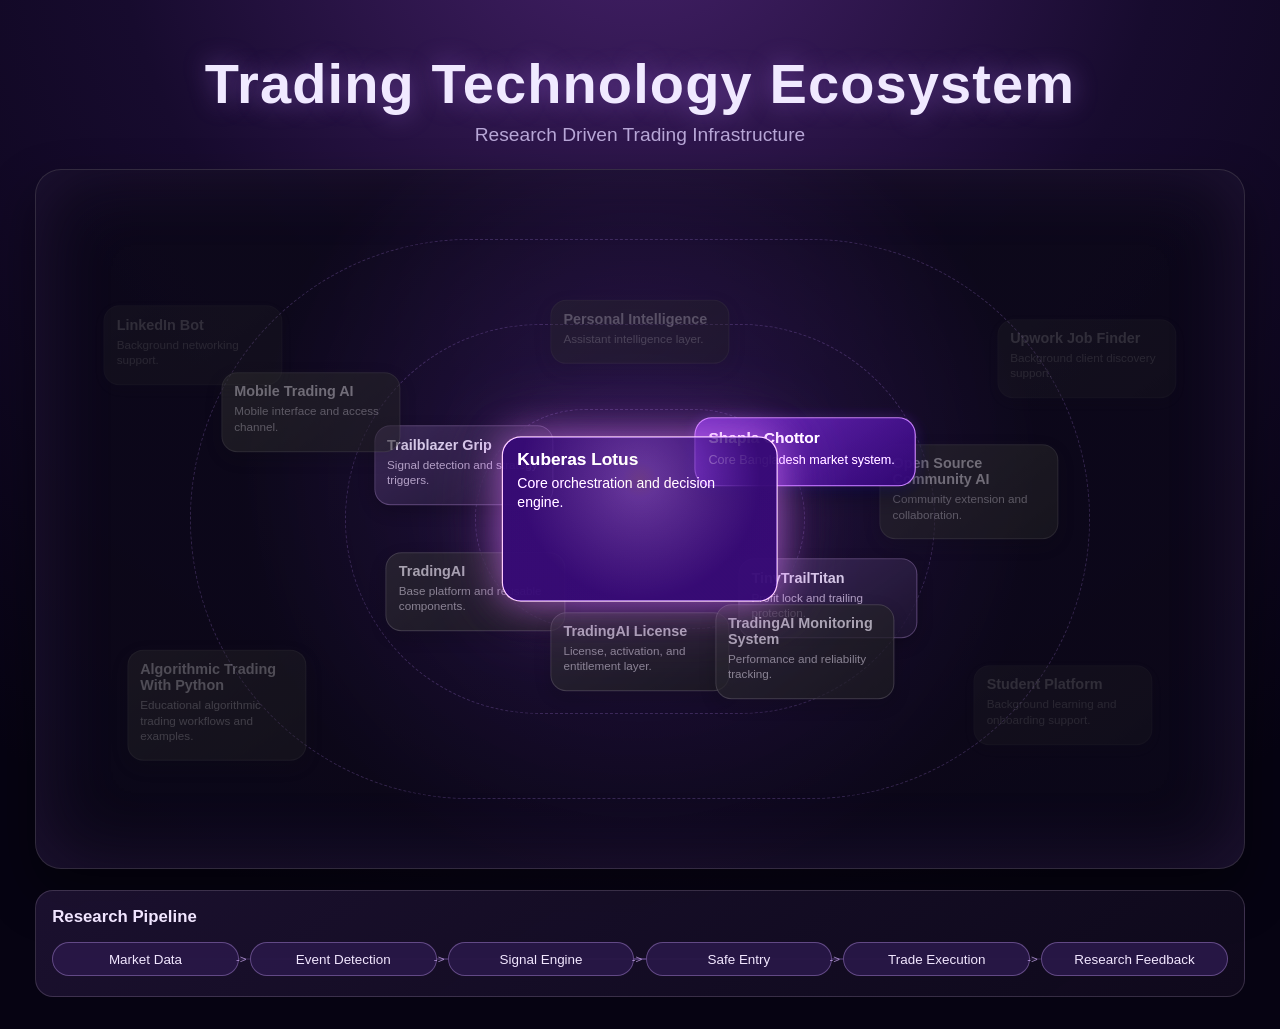
<file: index.html>
<!doctype html>
<html lang="en">
  <head>
    <meta charset="UTF-8" />
    <meta name="viewport" content="width=device-width, initial-scale=1.0" />
    <title>Trading Technology Ecosystem</title>
    <style>
      :root {
        --bg-deep: #060312;
        --bg-mid: #170b2e;
        --line: rgba(245, 225, 255, 0.16);
        --text: #f0e9ff;
        --muted: #b7a6d6;
        --accent: #b874ff;
        --accent-soft: #d8b1ff;
        --accent-glow-strong: rgba(184, 116, 255, 0.52);
        --accent-glow-soft: rgba(184, 116, 255, 0.28);
        --node-neutral-top: rgba(39, 27, 66, 0.96);
        --node-neutral-bottom: rgba(20, 14, 36, 0.92);
      }

      * {
        box-sizing: border-box;
      }

      body {
        margin: 0;
        color: var(--text);
        font-family: "Segoe UI", Roboto, Arial, sans-serif;
        background: radial-gradient(circle at 50% -12%, #46216b 0%, var(--bg-mid) 40%, var(--bg-deep) 82%);
      }

      .wrap {
        width: min(1220px, 95vw);
        margin: 0 auto;
        padding: 1.2rem 0.2rem 2rem;
      }

      .hero {
        text-align: center;
        padding: 2rem 1rem 1.4rem;
      }

      .hero h1 {
        margin: 0;
        font-size: clamp(2rem, 5vw, 3.5rem);
        letter-spacing: 0.02em;
        text-shadow: 0 0 26px rgba(186, 124, 255, 0.42);
      }

      .hero p {
        margin: 0.5rem 0 0;
        color: var(--muted);
        font-size: clamp(0.95rem, 1.8vw, 1.2rem);
      }

      .system {
        border: 1px solid var(--line);
        border-radius: 26px;
        background: radial-gradient(circle at 50% 46%, rgba(79, 39, 133, 0.35), rgba(12, 8, 25, 0.9) 56%);
        box-shadow: inset 0 0 80px rgba(137, 83, 201, 0.16), 0 24px 50px rgba(0, 0, 0, 0.45);
        padding: 1rem;
      }

      .system-map {
        position: relative;
        height: min(74vh, 820px);
        min-height: 620px;
        overflow: hidden;
        border-radius: 18px;
      }

      .project-layer {
        position: absolute;
        inset: 0;
      }

      .orbit {
        position: absolute;
        left: 50%;
        top: 50%;
        transform: translate(-50%, -50%);
        border: 1px dashed rgba(193, 143, 255, 0.22);
        border-radius: 999px;
        pointer-events: none;
      }

      .orbit-1 {
        width: 330px;
        height: 220px;
      }

      .orbit-2 {
        width: 590px;
        height: 390px;
      }

      .orbit-3 {
        width: 900px;
        height: 560px;
      }

      .project-node {
        --scale: 1;
        --base-opacity: 0.86;
        --gray: 24%;
        --contrast: 1;
        --saturate: 88%;
        --brightness: 0.98;
        --blur: 0px;
        --tone-top: var(--node-neutral-top);
        --tone-bottom: var(--node-neutral-bottom);
        --title-color: #e5edff;
        --body-color: #a8b8d8;

        position: absolute;
        left: var(--x);
        top: var(--y);
        transform: translate(-50%, -50%) scale(var(--scale));
        width: clamp(150px, 14vw, 205px);
        border-radius: 16px;
        border: 1px solid rgba(255, 255, 255, 0.2);
        background: linear-gradient(145deg, var(--tone-top), var(--tone-bottom));
        color: var(--text);
        padding: 0.65rem 0.75rem;
        text-decoration: none;
        opacity: var(--base-opacity);
        filter: grayscale(var(--gray)) contrast(var(--contrast)) saturate(var(--saturate)) brightness(var(--brightness))
          blur(var(--blur));
        box-shadow: 0 6px 18px rgba(0, 0, 0, 0.24);
        transition: transform 0.22s ease, opacity 0.22s ease, filter 0.22s ease, box-shadow 0.22s ease,
          border-color 0.22s ease, background 0.22s ease;
        z-index: 2;
      }

      .project-node h3 {
        margin: 0;
        font-size: 0.9rem;
        color: var(--title-color);
      }

      .project-node p {
        margin: 0.25rem 0 0.4rem;
        color: var(--body-color);
        font-size: 0.73rem;
        line-height: 1.3;
      }

      .link-type {
        display: inline-block;
        font-size: 0.64rem;
        letter-spacing: 0.04em;
        text-transform: uppercase;
        border: 1px solid rgba(225, 203, 255, 0.35);
        border-radius: 999px;
        padding: 0.22rem 0.48rem;
        color: #f0dfff;
        background: rgba(40, 21, 67, 0.52);
      }

      .project-node:hover {
        transform: translate(-50%, -50%) scale(calc(var(--scale) + 0.08));
        opacity: 1;
        background: linear-gradient(145deg, rgba(102, 58, 146, 0.96), rgba(53, 26, 89, 0.94));
        filter: grayscale(0%) contrast(1.16) saturate(120%) brightness(1.08) blur(0px);
        border-color: rgba(225, 177, 255, 0.95);
        box-shadow: 0 14px 30px rgba(6, 11, 28, 0.5), 0 0 24px var(--accent-glow-soft);
        z-index: 30;
      }

      .project-node:hover .link-type {
        border-color: rgba(232, 187, 255, 0.8);
        color: #fff2ff;
      }

      .project-node:focus-visible {
        outline: 2px solid rgba(227, 179, 255, 0.95);
        outline-offset: 2px;
      }

      .project-node.is-disabled {
        cursor: not-allowed;
        pointer-events: none;
      }

      .project-node.is-disabled .link-type {
        opacity: 0.75;
      }

      .system-map:hover .project-node {
        opacity: calc(var(--base-opacity) * 0.4);
      }

      .system-map:hover .project-node:hover {
        opacity: 1;
      }

      .tier-1 {
        --base-opacity: 1;
        --gray: 0%;
        --contrast: 1.2;
        --saturate: 116%;
        --brightness: 1.08;
        --tone-top: rgba(104, 58, 156, 0.98);
        --tone-bottom: rgba(56, 27, 102, 0.95);
        --title-color: #fff4ff;
        --body-color: #f0dcff;
        border-color: rgba(219, 165, 255, 0.84);
        box-shadow: 0 8px 22px rgba(7, 15, 38, 0.48), 0 0 16px var(--accent-glow-soft);
      }

      .tier-2 {
        --base-opacity: 0.9;
        --gray: 16%;
        --contrast: 1.05;
        --saturate: 86%;
        --brightness: 1;
        --tone-top: rgba(73, 46, 111, 0.95);
        --tone-bottom: rgba(37, 24, 63, 0.92);
        --title-color: #ead8ff;
        --body-color: #c7addf;
        border-color: rgba(164, 122, 200, 0.46);
      }

      .tier-3 {
        --base-opacity: 0.82;
        --gray: 34%;
        --contrast: 0.96;
        --saturate: 68%;
        --brightness: 0.95;
        --tone-top: rgba(47, 36, 64, 0.92);
        --tone-bottom: rgba(27, 22, 38, 0.9);
        --title-color: #dacde8;
        --body-color: #b3a5c4;
        border-color: rgba(194, 176, 212, 0.28);
      }

      .tier-4 {
        --base-opacity: 0.66;
        --gray: 52%;
        --contrast: 0.88;
        --saturate: 52%;
        --brightness: 0.9;
        --blur: 0.22px;
        --tone-top: rgba(43, 36, 51, 0.86);
        --tone-bottom: rgba(26, 21, 33, 0.84);
        --title-color: #c2b3d0;
        --body-color: #9e90ae;
        border-color: rgba(176, 158, 194, 0.22);
      }

      .tier-5 {
        --base-opacity: 0.52;
        --gray: 66%;
        --contrast: 0.82;
        --saturate: 42%;
        --brightness: 0.86;
        --blur: 0.32px;
        --tone-top: rgba(36, 31, 41, 0.76);
        --tone-bottom: rgba(22, 18, 28, 0.74);
        --title-color: #b3a7bf;
        --body-color: #8b8098;
        border-color: rgba(157, 143, 170, 0.18);
      }

      .tier-6 {
        --base-opacity: 0.36;
        --gray: 88%;
        --contrast: 0.74;
        --saturate: 28%;
        --brightness: 0.82;
        --blur: 0.46px;
        --tone-top: rgba(31, 27, 35, 0.62);
        --tone-bottom: rgba(19, 16, 23, 0.6);
        --title-color: #95899f;
        --body-color: #756a80;
        border-color: rgba(140, 128, 152, 0.14);
        box-shadow: 0 4px 12px rgba(0, 0, 0, 0.16);
      }

      .core {
        --scale: 1.2;
        width: clamp(210px, 18vw, 270px);
        min-height: 138px;
        border-color: rgba(228, 188, 255, 0.98);
        background: radial-gradient(circle at 50% 26%, rgba(197, 128, 255, 0.34), rgba(61, 31, 103, 0.96) 66%);
        box-shadow: 0 0 28px var(--accent-glow-strong), 0 0 62px rgba(184, 116, 255, 0.34);
        animation: corePulse 3.1s ease-in-out infinite alternate;
        z-index: 12;
      }

      .second-core {
        --scale: 1.08;
        width: clamp(180px, 16vw, 230px);
        border-color: rgba(197, 145, 236, 0.82);
        box-shadow: 0 8px 22px rgba(8, 16, 40, 0.42), 0 0 14px rgba(184, 116, 255, 0.2);
        z-index: 10;
      }

      @keyframes corePulse {
        from {
          box-shadow: 0 0 22px rgba(184, 116, 255, 0.34), 0 0 46px rgba(184, 116, 255, 0.2);
        }
        to {
          box-shadow: 0 0 34px rgba(184, 116, 255, 0.56), 0 0 76px rgba(184, 116, 255, 0.34);
        }
      }

      .pipeline-section {
        margin-top: 1.35rem;
        border: 1px solid var(--line);
        border-radius: 18px;
        background: linear-gradient(145deg, rgba(28, 17, 48, 0.94), rgba(17, 11, 30, 0.82));
        padding: 1rem 1rem 1.2rem;
      }

      .pipeline-section h2 {
        margin: 0 0 0.9rem;
        font-size: 1.05rem;
        color: #f1e5ff;
      }

      .pipeline {
        list-style: none;
        margin: 0;
        padding: 0;
        display: grid;
        grid-template-columns: repeat(6, minmax(120px, 1fr));
        gap: 0.7rem;
        position: relative;
      }

      .pipeline::before {
        content: "";
        position: absolute;
        left: 2%;
        right: 2%;
        top: 50%;
        height: 1px;
        background: linear-gradient(90deg, rgba(186, 137, 255, 0.08), rgba(186, 137, 255, 0.65), rgba(186, 137, 255, 0.08));
        transform: translateY(-50%);
        z-index: 0;
      }

      .pipeline li {
        position: relative;
        z-index: 1;
        text-align: center;
        border-radius: 999px;
        padding: 0.56rem 0.62rem;
        border: 1px solid rgba(209, 170, 255, 0.35);
        background: rgba(40, 23, 70, 0.96);
        color: #f2e7ff;
        font-size: 0.84rem;
      }

      .pipeline li:not(:last-child)::after {
        content: "->";
        position: absolute;
        right: -0.55rem;
        top: 50%;
        transform: translateY(-52%);
        font-size: 0.72rem;
        color: rgba(216, 181, 255, 0.72);
      }

      @media (max-width: 1024px) {
        .system-map {
          min-height: 720px;
        }

        .project-node {
          width: 162px;
        }

        .core {
          width: 224px;
        }

        .pipeline {
          grid-template-columns: repeat(3, minmax(130px, 1fr));
        }

        .pipeline::before {
          display: none;
        }

        .pipeline li::after {
          display: none;
        }
      }

      @media (max-width: 760px) {
        .system-map {
          min-height: 0;
          height: auto;
          display: grid;
          grid-template-columns: repeat(2, minmax(0, 1fr));
          gap: 0.75rem;
        }

        .orbit {
          display: none;
        }

        .project-node {
          position: relative;
          left: auto;
          top: auto;
          transform: scale(1);
          width: 100%;
          min-height: 90px;
        }

        .project-node:hover {
          transform: scale(1.04);
        }

        .pipeline {
          grid-template-columns: repeat(2, minmax(130px, 1fr));
        }
      }
    </style>
  </head>
  <body>
    <div class="wrap">
      <header class="hero">
        <h1>Trading Technology Ecosystem</h1>
        <p>Research Driven Trading Infrastructure</p>
      </header>

      <section class="system" aria-label="System visualization">
        <div class="system-map">
          <div class="orbit orbit-1"></div>
          <div class="orbit orbit-2"></div>
          <div class="orbit orbit-3"></div>
          <div id="project-layer" class="project-layer"></div>
        </div>
      </section>

      <section class="pipeline-section" aria-label="Research pipeline">
        <h2>Research Pipeline</h2>
        <ol class="pipeline">
          <li>Market Data</li>
          <li>Event Detection</li>
          <li>Signal Engine</li>
          <li>Safe Entry</li>
          <li>Trade Execution</li>
          <li>Research Feedback</li>
        </ol>
      </section>
    </div>

    <script>
      const projects = [
        {
          name: "Kuberas Lotus",
          description: "Core orchestration and decision engine.",
          tier: "tier-1",
          roleClass: "core",
          x: "50%",
          y: "50%",
          landingPage: "pages/kuberas-lotus.html",
          repository: "https://github.com/sushen/KuberasLotus"
        },
        {
          name: "Shapla Chottor",
          description: "Core Bangladesh market system.",
          tier: "tier-1",
          roleClass: "second-core",
          x: "64%",
          y: "40%",
          landingPage: "pages/shapla-chottor.html",
          repository: "https://github.com/sushen/ShaplaChottor"
        },
        {
          name: "Trailblazer Grip",
          description: "Signal detection and strategy triggers.",
          tier: "tier-2",
          x: "35%",
          y: "42%",
          landingPage: "pages/trailblazer-grip.html",
          repository: "https://github.com/sushen/TrailblazerGrip"
        },
        {
          name: "TinyTrailTitan",
          description: "Profit lock and trailing protection.",
          tier: "tier-2",
          x: "66%",
          y: "62%",
          landingPage: "pages/tiny-trail-titan.html",
          repository: "https://github.com/sushen/TinyTrailTitan"
        },
        {
          name: "TradingAI",
          description: "Base platform and reusable components.",
          tier: "tier-3",
          x: "36%",
          y: "61%",
          landingPage: "pages/trading-ai.html",
          repository: "https://github.com/sushen/TradingAi"
        },
        {
          name: "TradingAI License",
          description: "License, activation, and entitlement layer.",
          tier: "tier-3",
          x: "50%",
          y: "70%",
          landingPage: "pages/trading-ai-license.html",
          repository: "https://github.com/sushen/TradingAilicense"
        },
        {
          name: "TradingAI Monitoring System",
          description: "Performance and reliability tracking.",
          tier: "tier-3",
          x: "64%",
          y: "70%",
          landingPage: "pages/trading-ai-monitoring-system.html",
          repository: "https://github.com/sushen/TradingAiMonitoringSystem"
        },
        {
          name: "Mobile Trading AI",
          description: "Mobile interface and access channel.",
          tier: "tier-4",
          x: "22%",
          y: "34%",
          landingPage: "pages/mobile-trading-ai.html",
          repository: "https://github.com/sushen/MobileTradingAi"
        },
        {
          name: "Open Source Community AI",
          description: "Community extension and collaboration.",
          tier: "tier-4",
          x: "78%",
          y: "46%",
          landingPage: "pages/open-source-community-ai.html",
          repository: "https://github.com/sushen/Open_Source_Community_Ai"
        },
        {
          name: "Personal Intelligence",
          description: "Assistant intelligence layer.",
          tier: "tier-5",
          x: "50%",
          y: "22%",
          landingPage: "pages/personal-intelligence.html",
          repository: "https://github.com/sushen/PersonalIntelligencePi"
        },
        {
          name: "LinkedIn Bot",
          description: "Background networking support.",
          tier: "tier-6",
          x: "12%",
          y: "24%",
          landingPage: "pages/linkedin-bot.html",
          repository: "https://github.com/sushen/LinkedinBot"
        },
        {
          name: "Upwork Job Finder",
          description: "Background client discovery support.",
          tier: "tier-6",
          x: "88%",
          y: "26%",
          landingPage: "pages/upwork-job-finder.html",
          repository: "https://github.com/sushen/UpWorkJobFinder"
        },
        {
          name: "Algorithmic Trading With Python",
          description: "Educational algorithmic trading workflows and examples.",
          tier: "tier-5",
          x: "14%",
          y: "78%",
          landingPage: "pages/algorithmic-trading-with-python.html",
          repository: "https://github.com/sushen/AlgorithmicTradingWithPython"
        },
        {
          name: "Student Platform",
          description: "Background learning and onboarding support.",
          tier: "tier-6",
          x: "86%",
          y: "78%",
          landingPage: "pages/student-platform.html",
          repository: "https://github.com/sushen/GStudentforStudent"
        }
      ];

      function resolveDestination(project) {
        if (project.landingPage) {
          return { url: project.landingPage, kind: "landing" };
        }
        if (project.repository) {
          return { url: project.repository, kind: "repository" };
        }
        return null;
      }

      function renderProjects() {
        const layer = document.getElementById("project-layer");
        layer.innerHTML = "";

        projects.forEach((project) => {
          const destination = resolveDestination(project);
          const element = document.createElement(destination ? "a" : "div");

          element.className = `project-node ${project.tier}${project.roleClass ? ` ${project.roleClass}` : ""}`;
          element.style.setProperty("--x", project.x);
          element.style.setProperty("--y", project.y);

          if (destination) {
            element.href = destination.url;
            element.target = "_blank";
            element.rel = "noopener noreferrer";
            element.setAttribute(
              "aria-label",
              destination.kind === "repository"
                ? `${project.name} - Open repository`
                : `${project.name} - Open project page`
            );
          } else {
            element.classList.add("is-disabled");
            element.setAttribute("aria-disabled", "true");
          }

          const linkBadge =
            !destination
              ? '<span class="link-type">No Link</span>'
              : destination.kind === "repository"
                ? '<span class="link-type">View Code</span>'
                : "";

          element.innerHTML = `
            <h3>${project.name}</h3>
            <p>${project.description}</p>
            ${linkBadge}
          `;

          layer.appendChild(element);
        });
      }

      renderProjects();
    </script>
  </body>
</html>
</file>
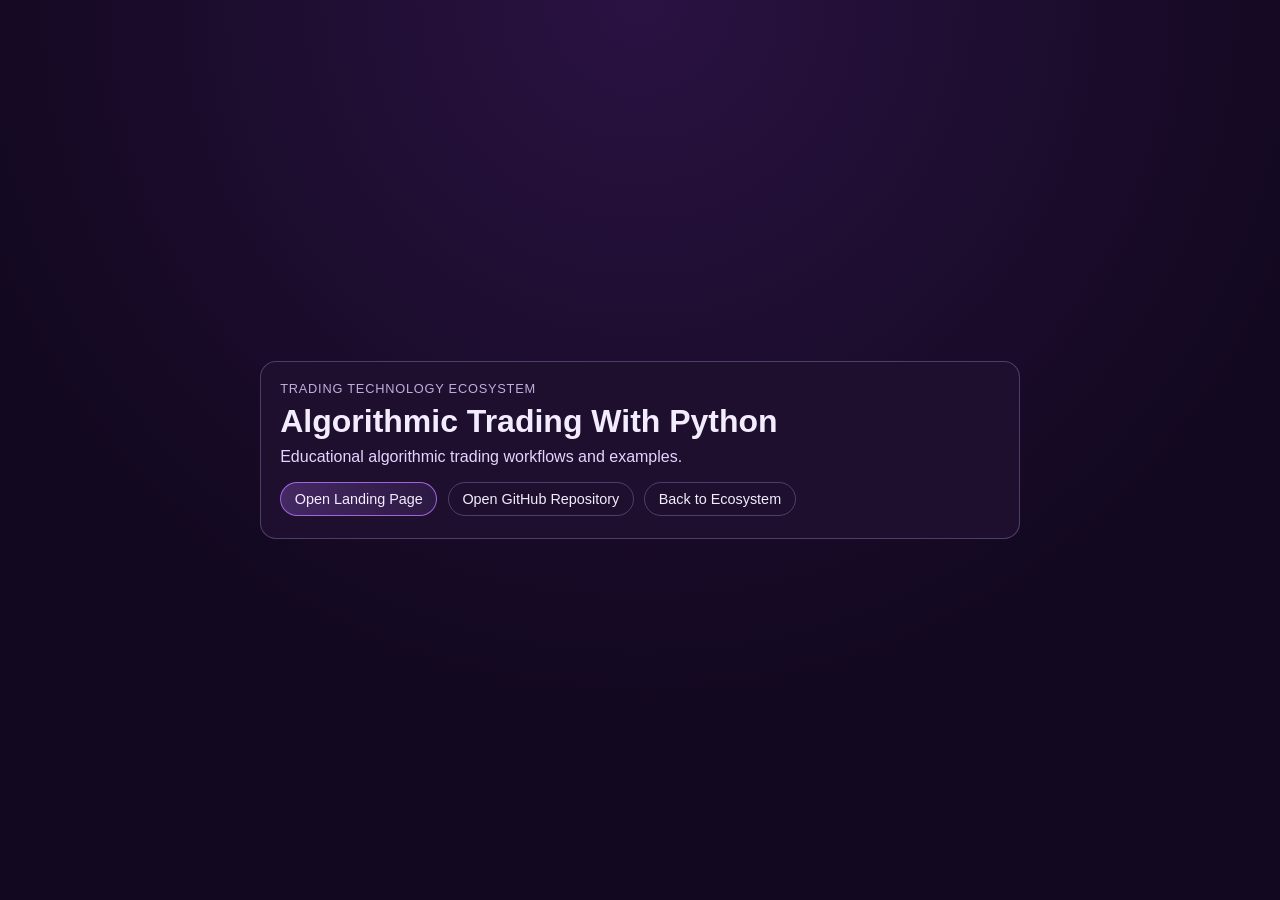
<file: pages/algorithmic-trading-with-python.html>
<!doctype html>
<html lang="en">
  <head>
    <meta charset="UTF-8" />
    <meta name="viewport" content="width=device-width, initial-scale=1.0" />
    <title>Algorithmic Trading With Python</title>
    <style>
      :root {
        --bg-1: #12081f;
        --bg-2: #2a1242;
        --card: rgba(30, 16, 46, 0.94);
        --text: #f3ecff;
        --muted: #c0aedb;
        --line: rgba(214, 176, 255, 0.28);
      }

      * {
        box-sizing: border-box;
      }

      body {
        margin: 0;
        min-height: 100vh;
        display: grid;
        place-items: center;
        padding: 1rem;
        font-family: "Segoe UI", Roboto, Arial, sans-serif;
        color: var(--text);
        background: radial-gradient(circle at 50% 0%, var(--bg-2), var(--bg-1) 65%);
      }

      .card {
        width: min(760px, 94vw);
        border: 1px solid var(--line);
        border-radius: 16px;
        background: var(--card);
        padding: 1.2rem 1.2rem 1.35rem;
      }

      .eyebrow {
        margin: 0;
        color: var(--muted);
        font-size: 0.8rem;
        letter-spacing: 0.06em;
        text-transform: uppercase;
      }

      h1 {
        margin: 0.45rem 0;
        font-size: clamp(1.45rem, 3vw, 2rem);
      }

      .summary {
        margin: 0;
        color: #e6d4ff;
      }

      .actions {
        margin-top: 1rem;
        display: flex;
        flex-wrap: wrap;
        gap: 0.65rem;
      }

      .btn {
        text-decoration: none;
        border: 1px solid var(--line);
        color: var(--text);
        padding: 0.52rem 0.85rem;
        border-radius: 999px;
        font-size: 0.9rem;
      }

      .btn.primary {
        border-color: rgba(184, 116, 255, 0.82);
        background: linear-gradient(90deg, rgba(184, 116, 255, 0.26), rgba(184, 116, 255, 0.1));
      }
    </style>
  </head>
  <body>
    <main class="card">
      <p class="eyebrow">Trading Technology Ecosystem</p>
      <h1>Algorithmic Trading With Python</h1>
      <p class="summary">Educational algorithmic trading workflows and examples.</p>
      <div class="actions">
        <a
          class="btn primary"
          href="https://sushen.github.io/AlgorithmicTradingWithPython/"
          target="_blank"
          rel="noopener noreferrer"
          >Open Landing Page</a
        >
        <a
          class="btn"
          href="https://github.com/sushen/AlgorithmicTradingWithPython"
          target="_blank"
          rel="noopener noreferrer"
          >Open GitHub Repository</a
        >
        <a class="btn" href="../index.html">Back to Ecosystem</a>
      </div>
    </main>
  </body>
</html>
</file>
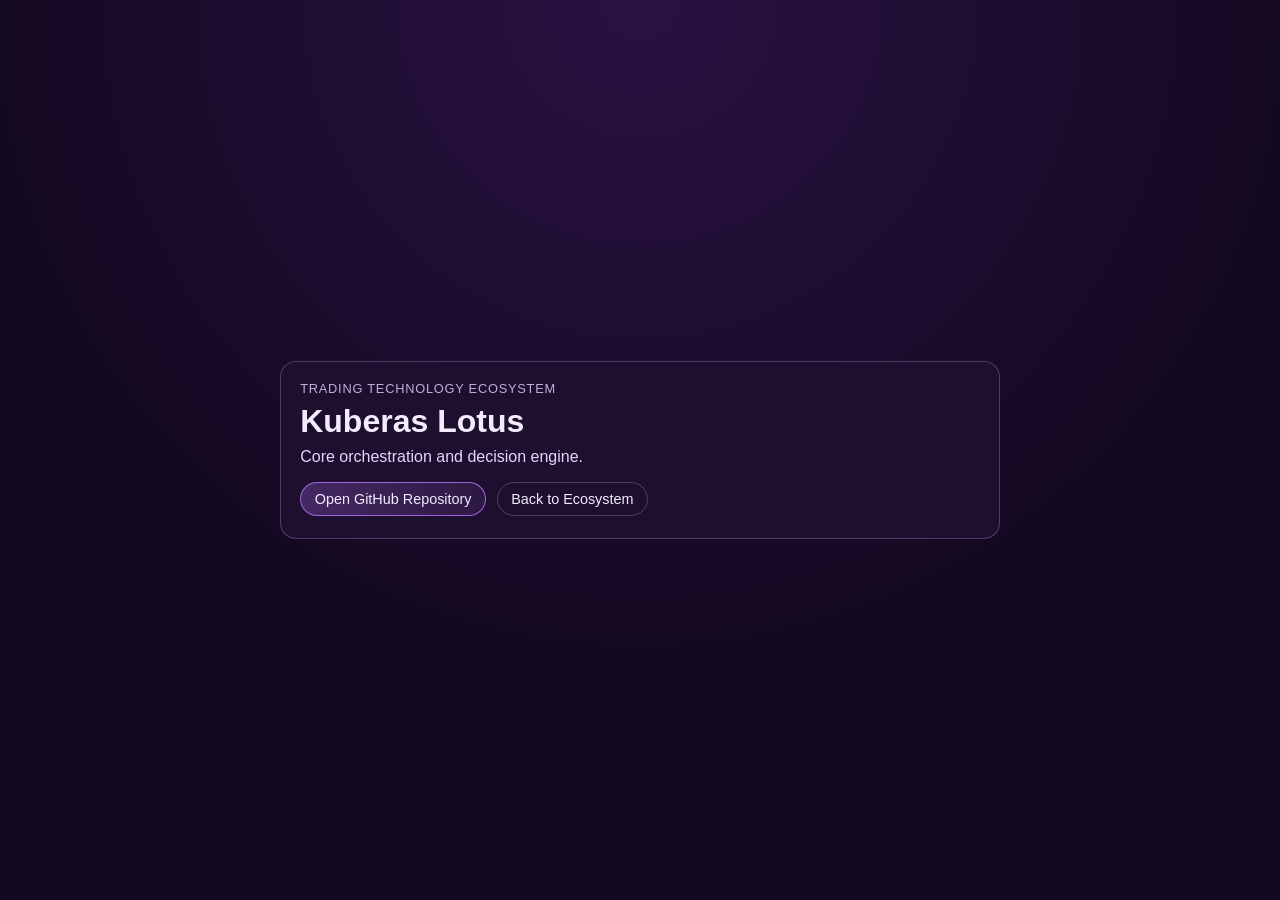
<file: pages/kuberas-lotus.html>
<!doctype html>
<html lang="en">
  <head>
    <meta charset="UTF-8" />
    <meta name="viewport" content="width=device-width, initial-scale=1.0" />
    <title>Kuberas Lotus</title>
    <style>
      :root {
        --bg-1: #12081f;
        --bg-2: #2a1242;
        --card: rgba(30, 16, 46, 0.94);
        --text: #f3ecff;
        --muted: #c0aedb;
        --line: rgba(214, 176, 255, 0.28);
        --accent: #b874ff;
      }
      * { box-sizing: border-box; }
      body {
        margin: 0;
        min-height: 100vh;
        display: grid;
        place-items: center;
        padding: 1rem;
        font-family: "Segoe UI", Roboto, Arial, sans-serif;
        color: var(--text);
        background: radial-gradient(circle at 50% 0%, var(--bg-2), var(--bg-1) 65%);
      }
      .card {
        width: min(720px, 94vw);
        border: 1px solid var(--line);
        border-radius: 16px;
        background: var(--card);
        padding: 1.2rem 1.2rem 1.35rem;
      }
      .eyebrow { margin: 0; color: var(--muted); font-size: 0.8rem; letter-spacing: 0.06em; text-transform: uppercase; }
      h1 { margin: 0.45rem 0; font-size: clamp(1.45rem, 3vw, 2rem); }
      .summary { margin: 0; color: #e6d4ff; }
      .actions { margin-top: 1rem; display: flex; flex-wrap: wrap; gap: 0.65rem; }
      .btn {
        text-decoration: none;
        border: 1px solid var(--line);
        color: var(--text);
        padding: 0.52rem 0.85rem;
        border-radius: 999px;
        font-size: 0.9rem;
      }
      .btn.primary {
        border-color: rgba(184, 116, 255, 0.82);
        background: linear-gradient(90deg, rgba(184, 116, 255, 0.26), rgba(184, 116, 255, 0.1));
      }
    </style>
  </head>
  <body>
    <main class="card">
      <p class="eyebrow">Trading Technology Ecosystem</p>
      <h1>Kuberas Lotus</h1>
      <p class="summary">Core orchestration and decision engine.</p>
      <div class="actions">
        <a class="btn primary" href="https://github.com/sushen/KuberasLotus" target="_blank" rel="noopener noreferrer">Open GitHub Repository</a>
        <a class="btn" href="../index.html">Back to Ecosystem</a>
      </div>
    </main>
  </body>
</html>
</file>
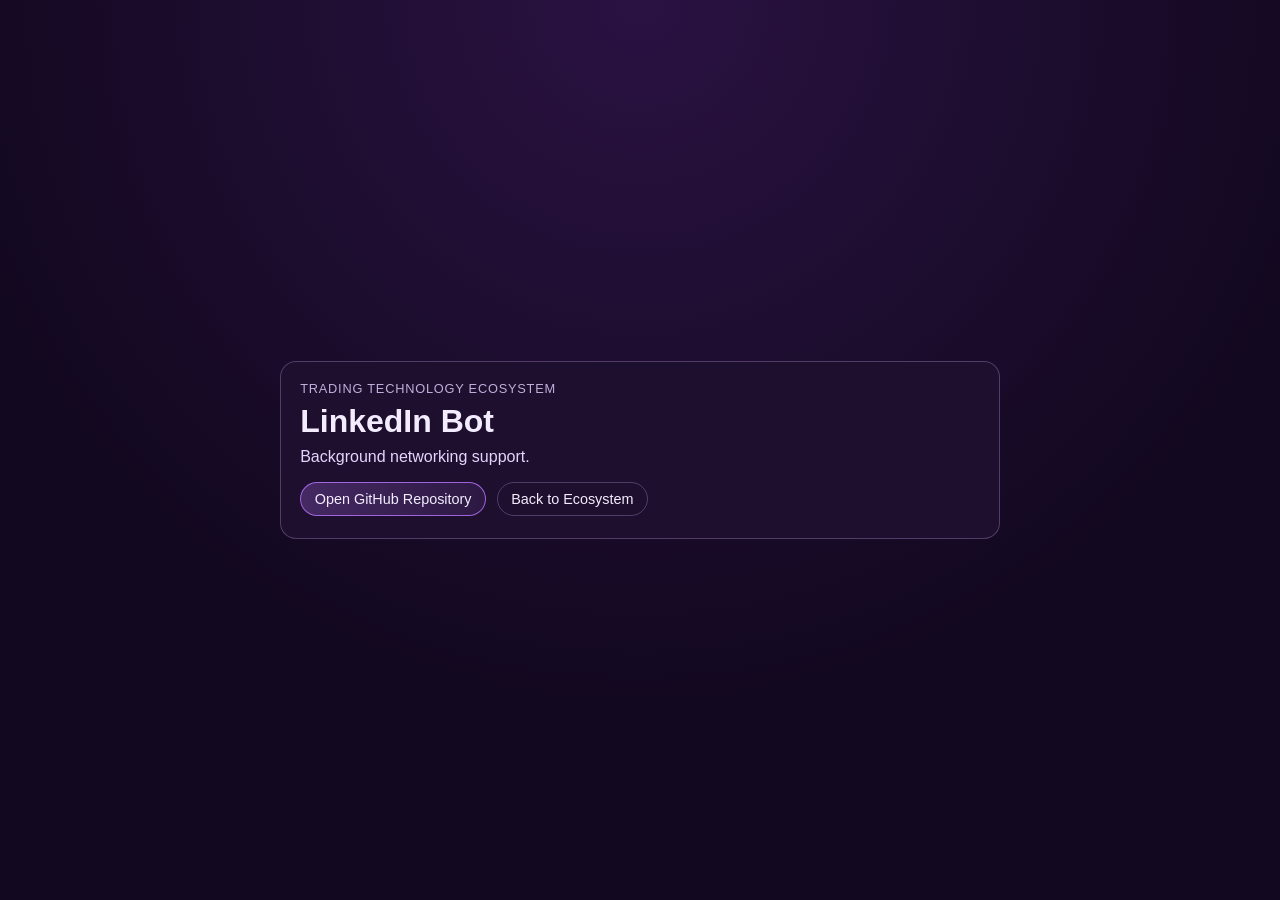
<file: pages/linkedin-bot.html>
<!doctype html>
<html lang="en">
  <head>
    <meta charset="UTF-8" />
    <meta name="viewport" content="width=device-width, initial-scale=1.0" />
    <title>LinkedIn Bot</title>
    <style>
      :root { --bg-1:#12081f; --bg-2:#2a1242; --card:rgba(30,16,46,.94); --text:#f3ecff; --muted:#c0aedb; --line:rgba(214,176,255,.28); }
      * { box-sizing: border-box; }
      body { margin:0; min-height:100vh; display:grid; place-items:center; padding:1rem; font-family:"Segoe UI",Roboto,Arial,sans-serif; color:var(--text); background:radial-gradient(circle at 50% 0%,var(--bg-2),var(--bg-1) 65%); }
      .card { width:min(720px,94vw); border:1px solid var(--line); border-radius:16px; background:var(--card); padding:1.2rem 1.2rem 1.35rem; }
      .eyebrow { margin:0; color:var(--muted); font-size:.8rem; letter-spacing:.06em; text-transform:uppercase; }
      h1 { margin:.45rem 0; font-size:clamp(1.45rem,3vw,2rem); }
      .summary { margin:0; color:#e6d4ff; }
      .actions { margin-top:1rem; display:flex; flex-wrap:wrap; gap:.65rem; }
      .btn { text-decoration:none; border:1px solid var(--line); color:var(--text); padding:.52rem .85rem; border-radius:999px; font-size:.9rem; }
      .btn.primary { border-color:rgba(184,116,255,.82); background:linear-gradient(90deg,rgba(184,116,255,.26),rgba(184,116,255,.1)); }
    </style>
  </head>
  <body>
    <main class="card">
      <p class="eyebrow">Trading Technology Ecosystem</p>
      <h1>LinkedIn Bot</h1>
      <p class="summary">Background networking support.</p>
      <div class="actions">
        <a class="btn primary" href="https://github.com/sushen/LinkedinBot" target="_blank" rel="noopener noreferrer">Open GitHub Repository</a>
        <a class="btn" href="../index.html">Back to Ecosystem</a>
      </div>
    </main>
  </body>
</html>
</file>
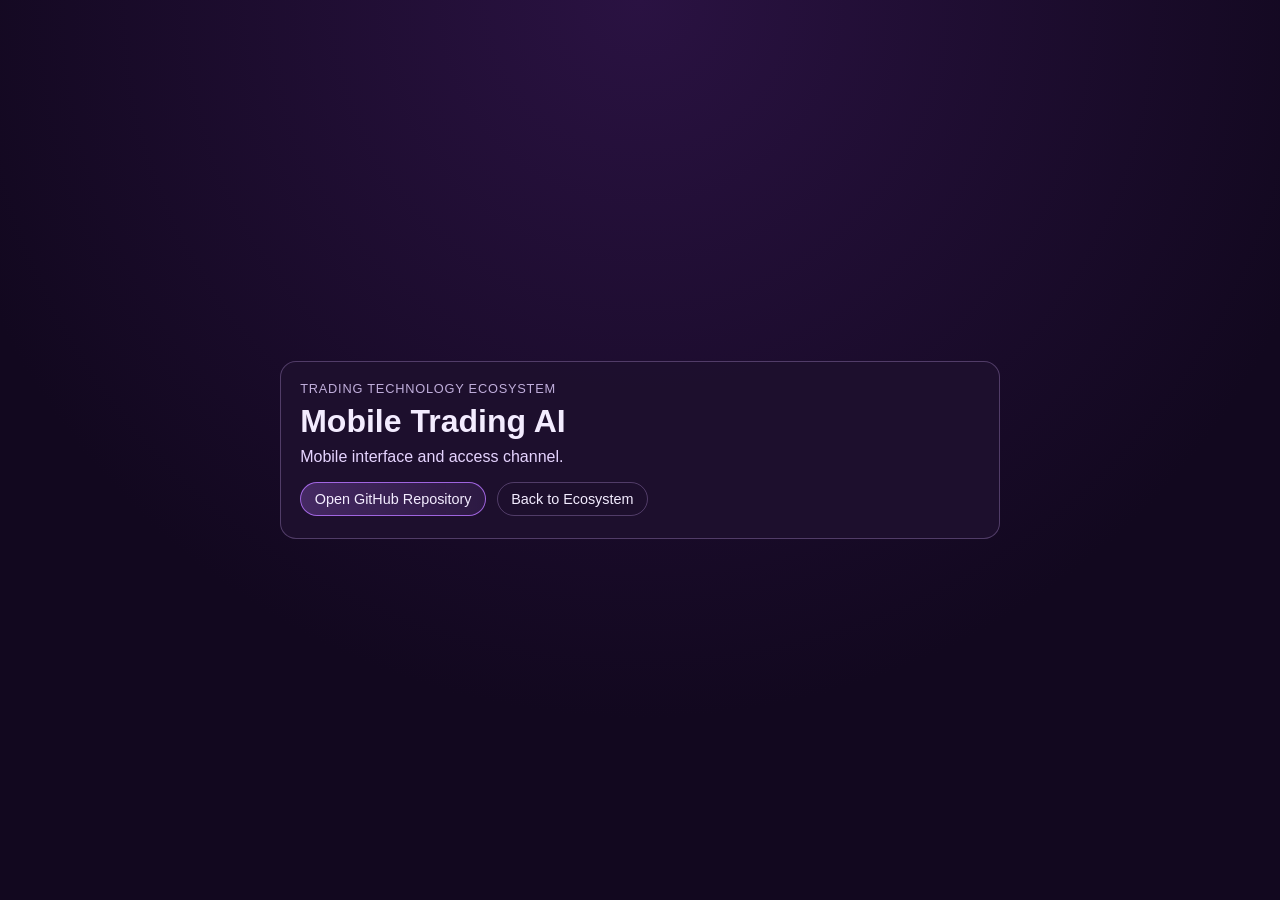
<file: pages/mobile-trading-ai.html>
<!doctype html>
<html lang="en">
  <head>
    <meta charset="UTF-8" />
    <meta name="viewport" content="width=device-width, initial-scale=1.0" />
    <title>Mobile Trading AI</title>
    <style>
      :root { --bg-1:#12081f; --bg-2:#2a1242; --card:rgba(30,16,46,.94); --text:#f3ecff; --muted:#c0aedb; --line:rgba(214,176,255,.28); }
      * { box-sizing: border-box; }
      body { margin:0; min-height:100vh; display:grid; place-items:center; padding:1rem; font-family:"Segoe UI",Roboto,Arial,sans-serif; color:var(--text); background:radial-gradient(circle at 50% 0%,var(--bg-2),var(--bg-1) 65%); }
      .card { width:min(720px,94vw); border:1px solid var(--line); border-radius:16px; background:var(--card); padding:1.2rem 1.2rem 1.35rem; }
      .eyebrow { margin:0; color:var(--muted); font-size:.8rem; letter-spacing:.06em; text-transform:uppercase; }
      h1 { margin:.45rem 0; font-size:clamp(1.45rem,3vw,2rem); }
      .summary { margin:0; color:#e6d4ff; }
      .actions { margin-top:1rem; display:flex; flex-wrap:wrap; gap:.65rem; }
      .btn { text-decoration:none; border:1px solid var(--line); color:var(--text); padding:.52rem .85rem; border-radius:999px; font-size:.9rem; }
      .btn.primary { border-color:rgba(184,116,255,.82); background:linear-gradient(90deg,rgba(184,116,255,.26),rgba(184,116,255,.1)); }
    </style>
  </head>
  <body>
    <main class="card">
      <p class="eyebrow">Trading Technology Ecosystem</p>
      <h1>Mobile Trading AI</h1>
      <p class="summary">Mobile interface and access channel.</p>
      <div class="actions">
        <a class="btn primary" href="https://github.com/sushen/MobileTradingAi" target="_blank" rel="noopener noreferrer">Open GitHub Repository</a>
        <a class="btn" href="../index.html">Back to Ecosystem</a>
      </div>
    </main>
  </body>
</html>
</file>
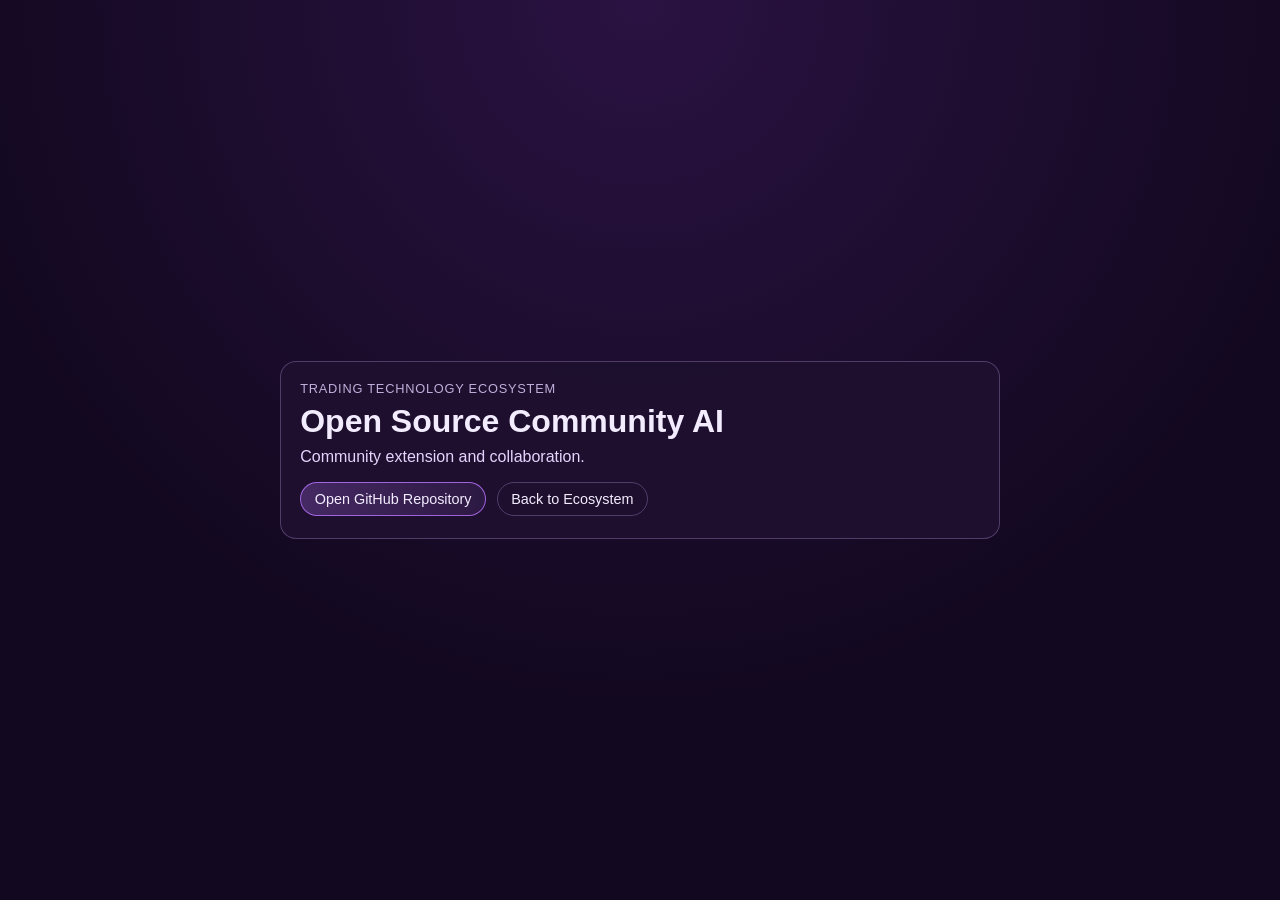
<file: pages/open-source-community-ai.html>
<!doctype html>
<html lang="en">
  <head>
    <meta charset="UTF-8" />
    <meta name="viewport" content="width=device-width, initial-scale=1.0" />
    <title>Open Source Community AI</title>
    <style>
      :root { --bg-1:#12081f; --bg-2:#2a1242; --card:rgba(30,16,46,.94); --text:#f3ecff; --muted:#c0aedb; --line:rgba(214,176,255,.28); }
      * { box-sizing: border-box; }
      body { margin:0; min-height:100vh; display:grid; place-items:center; padding:1rem; font-family:"Segoe UI",Roboto,Arial,sans-serif; color:var(--text); background:radial-gradient(circle at 50% 0%,var(--bg-2),var(--bg-1) 65%); }
      .card { width:min(720px,94vw); border:1px solid var(--line); border-radius:16px; background:var(--card); padding:1.2rem 1.2rem 1.35rem; }
      .eyebrow { margin:0; color:var(--muted); font-size:.8rem; letter-spacing:.06em; text-transform:uppercase; }
      h1 { margin:.45rem 0; font-size:clamp(1.45rem,3vw,2rem); }
      .summary { margin:0; color:#e6d4ff; }
      .actions { margin-top:1rem; display:flex; flex-wrap:wrap; gap:.65rem; }
      .btn { text-decoration:none; border:1px solid var(--line); color:var(--text); padding:.52rem .85rem; border-radius:999px; font-size:.9rem; }
      .btn.primary { border-color:rgba(184,116,255,.82); background:linear-gradient(90deg,rgba(184,116,255,.26),rgba(184,116,255,.1)); }
    </style>
  </head>
  <body>
    <main class="card">
      <p class="eyebrow">Trading Technology Ecosystem</p>
      <h1>Open Source Community AI</h1>
      <p class="summary">Community extension and collaboration.</p>
      <div class="actions">
        <a class="btn primary" href="https://github.com/sushen/Open_Source_Community_Ai" target="_blank" rel="noopener noreferrer">Open GitHub Repository</a>
        <a class="btn" href="../index.html">Back to Ecosystem</a>
      </div>
    </main>
  </body>
</html>
</file>
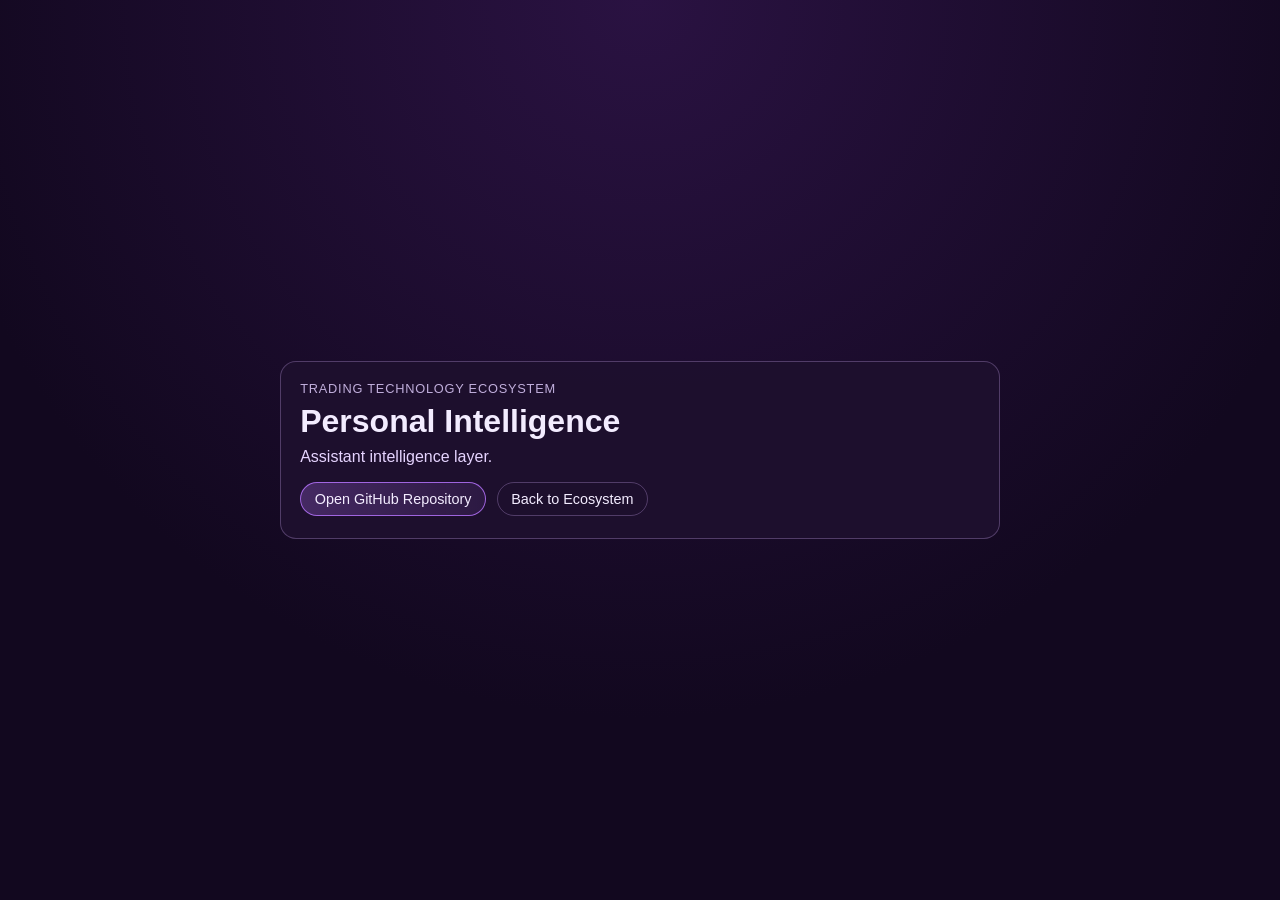
<file: pages/personal-intelligence.html>
<!doctype html>
<html lang="en">
  <head>
    <meta charset="UTF-8" />
    <meta name="viewport" content="width=device-width, initial-scale=1.0" />
    <title>Personal Intelligence</title>
    <style>
      :root { --bg-1:#12081f; --bg-2:#2a1242; --card:rgba(30,16,46,.94); --text:#f3ecff; --muted:#c0aedb; --line:rgba(214,176,255,.28); }
      * { box-sizing: border-box; }
      body { margin:0; min-height:100vh; display:grid; place-items:center; padding:1rem; font-family:"Segoe UI",Roboto,Arial,sans-serif; color:var(--text); background:radial-gradient(circle at 50% 0%,var(--bg-2),var(--bg-1) 65%); }
      .card { width:min(720px,94vw); border:1px solid var(--line); border-radius:16px; background:var(--card); padding:1.2rem 1.2rem 1.35rem; }
      .eyebrow { margin:0; color:var(--muted); font-size:.8rem; letter-spacing:.06em; text-transform:uppercase; }
      h1 { margin:.45rem 0; font-size:clamp(1.45rem,3vw,2rem); }
      .summary { margin:0; color:#e6d4ff; }
      .actions { margin-top:1rem; display:flex; flex-wrap:wrap; gap:.65rem; }
      .btn { text-decoration:none; border:1px solid var(--line); color:var(--text); padding:.52rem .85rem; border-radius:999px; font-size:.9rem; }
      .btn.primary { border-color:rgba(184,116,255,.82); background:linear-gradient(90deg,rgba(184,116,255,.26),rgba(184,116,255,.1)); }
    </style>
  </head>
  <body>
    <main class="card">
      <p class="eyebrow">Trading Technology Ecosystem</p>
      <h1>Personal Intelligence</h1>
      <p class="summary">Assistant intelligence layer.</p>
      <div class="actions">
        <a class="btn primary" href="https://github.com/sushen/PersonalIntelligencePi" target="_blank" rel="noopener noreferrer">Open GitHub Repository</a>
        <a class="btn" href="../index.html">Back to Ecosystem</a>
      </div>
    </main>
  </body>
</html>
</file>
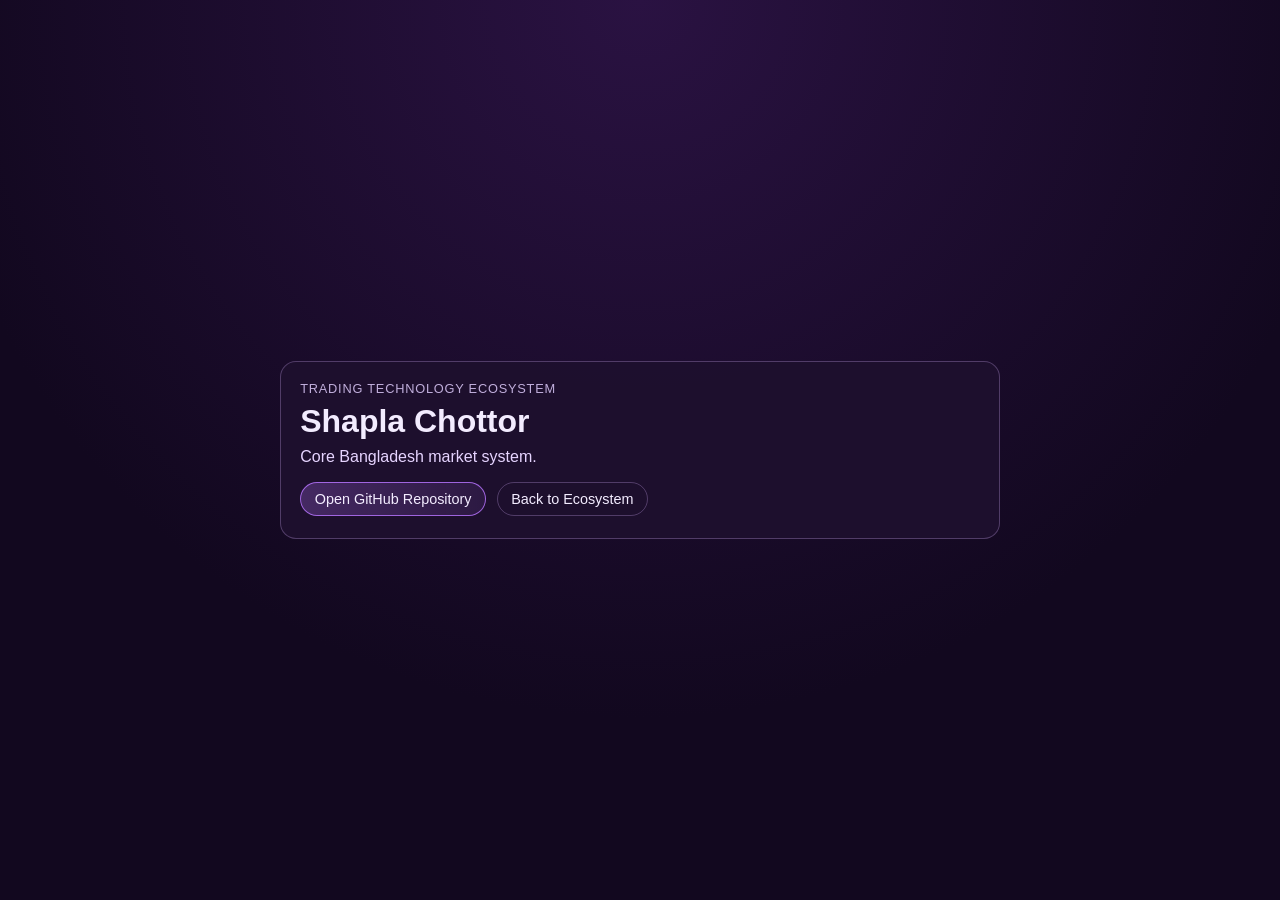
<file: pages/shapla-chottor.html>
<!doctype html>
<html lang="en">
  <head>
    <meta charset="UTF-8" />
    <meta name="viewport" content="width=device-width, initial-scale=1.0" />
    <title>Shapla Chottor</title>
    <style>
      :root { --bg-1:#12081f; --bg-2:#2a1242; --card:rgba(30,16,46,.94); --text:#f3ecff; --muted:#c0aedb; --line:rgba(214,176,255,.28); --accent:#b874ff; }
      * { box-sizing: border-box; }
      body { margin:0; min-height:100vh; display:grid; place-items:center; padding:1rem; font-family:"Segoe UI",Roboto,Arial,sans-serif; color:var(--text); background:radial-gradient(circle at 50% 0%,var(--bg-2),var(--bg-1) 65%); }
      .card { width:min(720px,94vw); border:1px solid var(--line); border-radius:16px; background:var(--card); padding:1.2rem 1.2rem 1.35rem; }
      .eyebrow { margin:0; color:var(--muted); font-size:.8rem; letter-spacing:.06em; text-transform:uppercase; }
      h1 { margin:.45rem 0; font-size:clamp(1.45rem,3vw,2rem); }
      .summary { margin:0; color:#e6d4ff; }
      .actions { margin-top:1rem; display:flex; flex-wrap:wrap; gap:.65rem; }
      .btn { text-decoration:none; border:1px solid var(--line); color:var(--text); padding:.52rem .85rem; border-radius:999px; font-size:.9rem; }
      .btn.primary { border-color:rgba(184,116,255,.82); background:linear-gradient(90deg,rgba(184,116,255,.26),rgba(184,116,255,.1)); }
    </style>
  </head>
  <body>
    <main class="card">
      <p class="eyebrow">Trading Technology Ecosystem</p>
      <h1>Shapla Chottor</h1>
      <p class="summary">Core Bangladesh market system.</p>
      <div class="actions">
        <a class="btn primary" href="https://github.com/sushen/ShaplaChottor" target="_blank" rel="noopener noreferrer">Open GitHub Repository</a>
        <a class="btn" href="../index.html">Back to Ecosystem</a>
      </div>
    </main>
  </body>
</html>
</file>
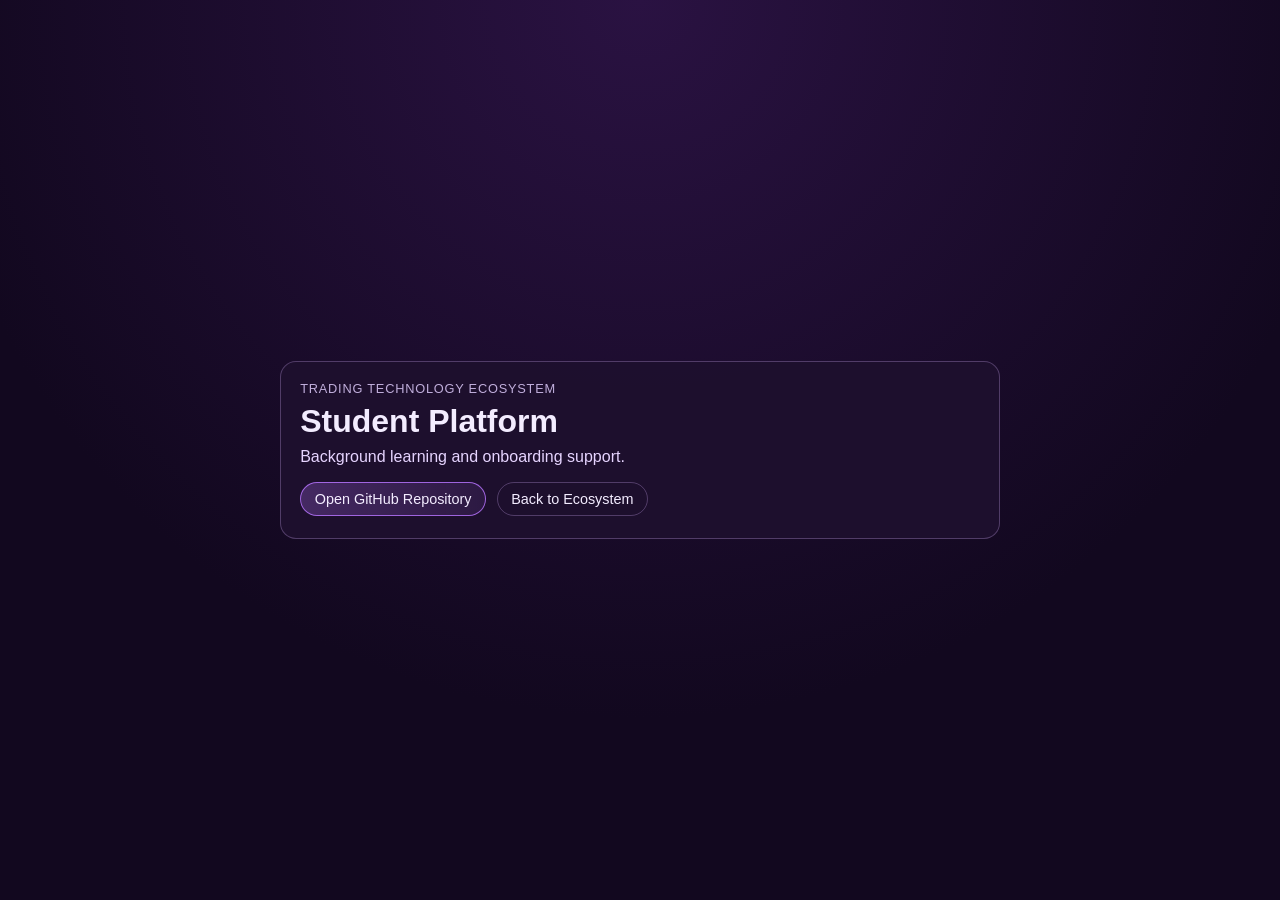
<file: pages/student-platform.html>
<!doctype html>
<html lang="en">
  <head>
    <meta charset="UTF-8" />
    <meta name="viewport" content="width=device-width, initial-scale=1.0" />
    <title>Student Platform</title>
    <style>
      :root { --bg-1:#12081f; --bg-2:#2a1242; --card:rgba(30,16,46,.94); --text:#f3ecff; --muted:#c0aedb; --line:rgba(214,176,255,.28); }
      * { box-sizing: border-box; }
      body { margin:0; min-height:100vh; display:grid; place-items:center; padding:1rem; font-family:"Segoe UI",Roboto,Arial,sans-serif; color:var(--text); background:radial-gradient(circle at 50% 0%,var(--bg-2),var(--bg-1) 65%); }
      .card { width:min(720px,94vw); border:1px solid var(--line); border-radius:16px; background:var(--card); padding:1.2rem 1.2rem 1.35rem; }
      .eyebrow { margin:0; color:var(--muted); font-size:.8rem; letter-spacing:.06em; text-transform:uppercase; }
      h1 { margin:.45rem 0; font-size:clamp(1.45rem,3vw,2rem); }
      .summary { margin:0; color:#e6d4ff; }
      .actions { margin-top:1rem; display:flex; flex-wrap:wrap; gap:.65rem; }
      .btn { text-decoration:none; border:1px solid var(--line); color:var(--text); padding:.52rem .85rem; border-radius:999px; font-size:.9rem; }
      .btn.primary { border-color:rgba(184,116,255,.82); background:linear-gradient(90deg,rgba(184,116,255,.26),rgba(184,116,255,.1)); }
    </style>
  </head>
  <body>
    <main class="card">
      <p class="eyebrow">Trading Technology Ecosystem</p>
      <h1>Student Platform</h1>
      <p class="summary">Background learning and onboarding support.</p>
      <div class="actions">
        <a class="btn primary" href="https://github.com/sushen/GStudentforStudent" target="_blank" rel="noopener noreferrer">Open GitHub Repository</a>
        <a class="btn" href="../index.html">Back to Ecosystem</a>
      </div>
    </main>
  </body>
</html>
</file>
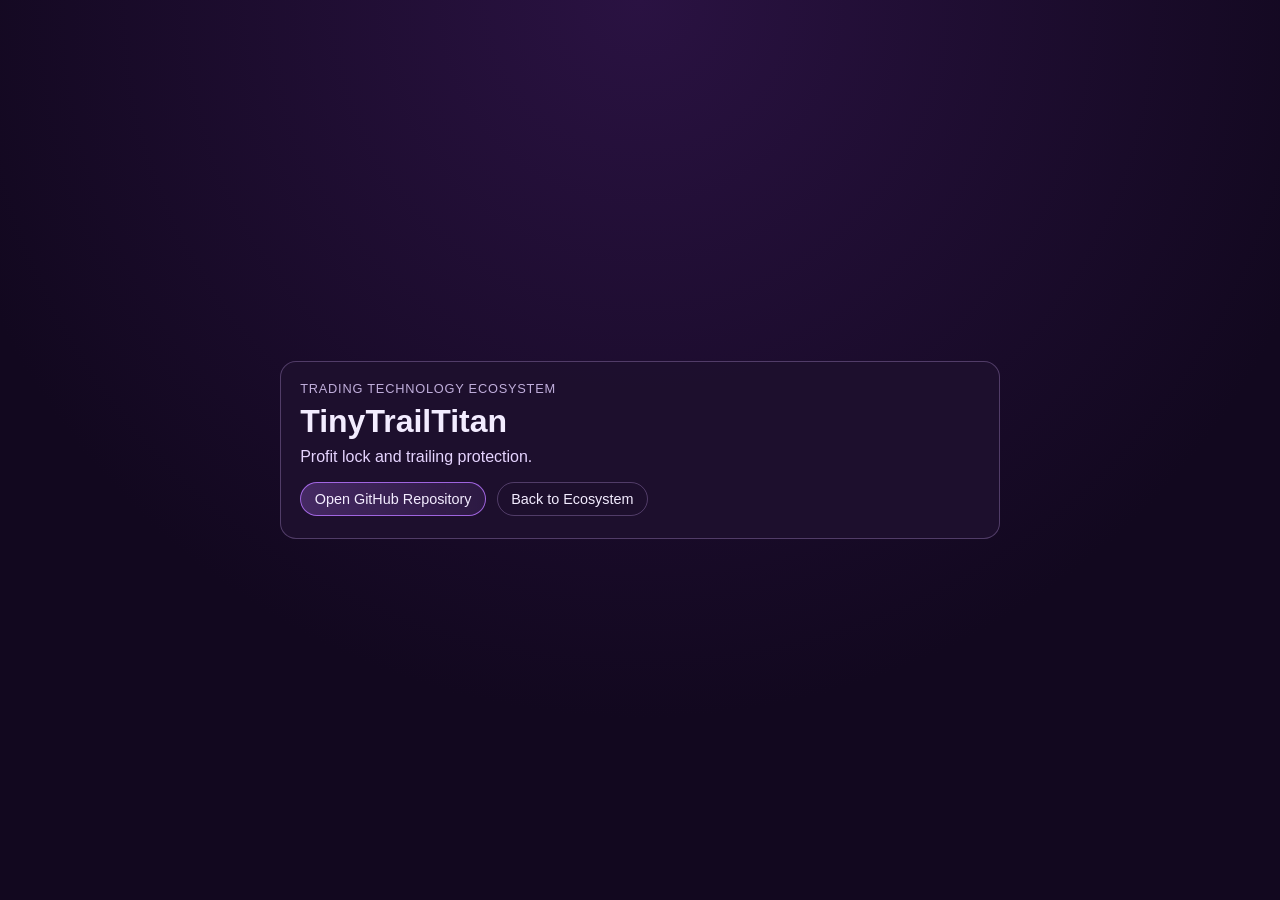
<file: pages/tiny-trail-titan.html>
<!doctype html>
<html lang="en">
  <head>
    <meta charset="UTF-8" />
    <meta name="viewport" content="width=device-width, initial-scale=1.0" />
    <title>TinyTrailTitan</title>
    <style>
      :root { --bg-1:#12081f; --bg-2:#2a1242; --card:rgba(30,16,46,.94); --text:#f3ecff; --muted:#c0aedb; --line:rgba(214,176,255,.28); }
      * { box-sizing: border-box; }
      body { margin:0; min-height:100vh; display:grid; place-items:center; padding:1rem; font-family:"Segoe UI",Roboto,Arial,sans-serif; color:var(--text); background:radial-gradient(circle at 50% 0%,var(--bg-2),var(--bg-1) 65%); }
      .card { width:min(720px,94vw); border:1px solid var(--line); border-radius:16px; background:var(--card); padding:1.2rem 1.2rem 1.35rem; }
      .eyebrow { margin:0; color:var(--muted); font-size:.8rem; letter-spacing:.06em; text-transform:uppercase; }
      h1 { margin:.45rem 0; font-size:clamp(1.45rem,3vw,2rem); }
      .summary { margin:0; color:#e6d4ff; }
      .actions { margin-top:1rem; display:flex; flex-wrap:wrap; gap:.65rem; }
      .btn { text-decoration:none; border:1px solid var(--line); color:var(--text); padding:.52rem .85rem; border-radius:999px; font-size:.9rem; }
      .btn.primary { border-color:rgba(184,116,255,.82); background:linear-gradient(90deg,rgba(184,116,255,.26),rgba(184,116,255,.1)); }
    </style>
  </head>
  <body>
    <main class="card">
      <p class="eyebrow">Trading Technology Ecosystem</p>
      <h1>TinyTrailTitan</h1>
      <p class="summary">Profit lock and trailing protection.</p>
      <div class="actions">
        <a class="btn primary" href="https://github.com/sushen/TinyTrailTitan" target="_blank" rel="noopener noreferrer">Open GitHub Repository</a>
        <a class="btn" href="../index.html">Back to Ecosystem</a>
      </div>
    </main>
  </body>
</html>
</file>
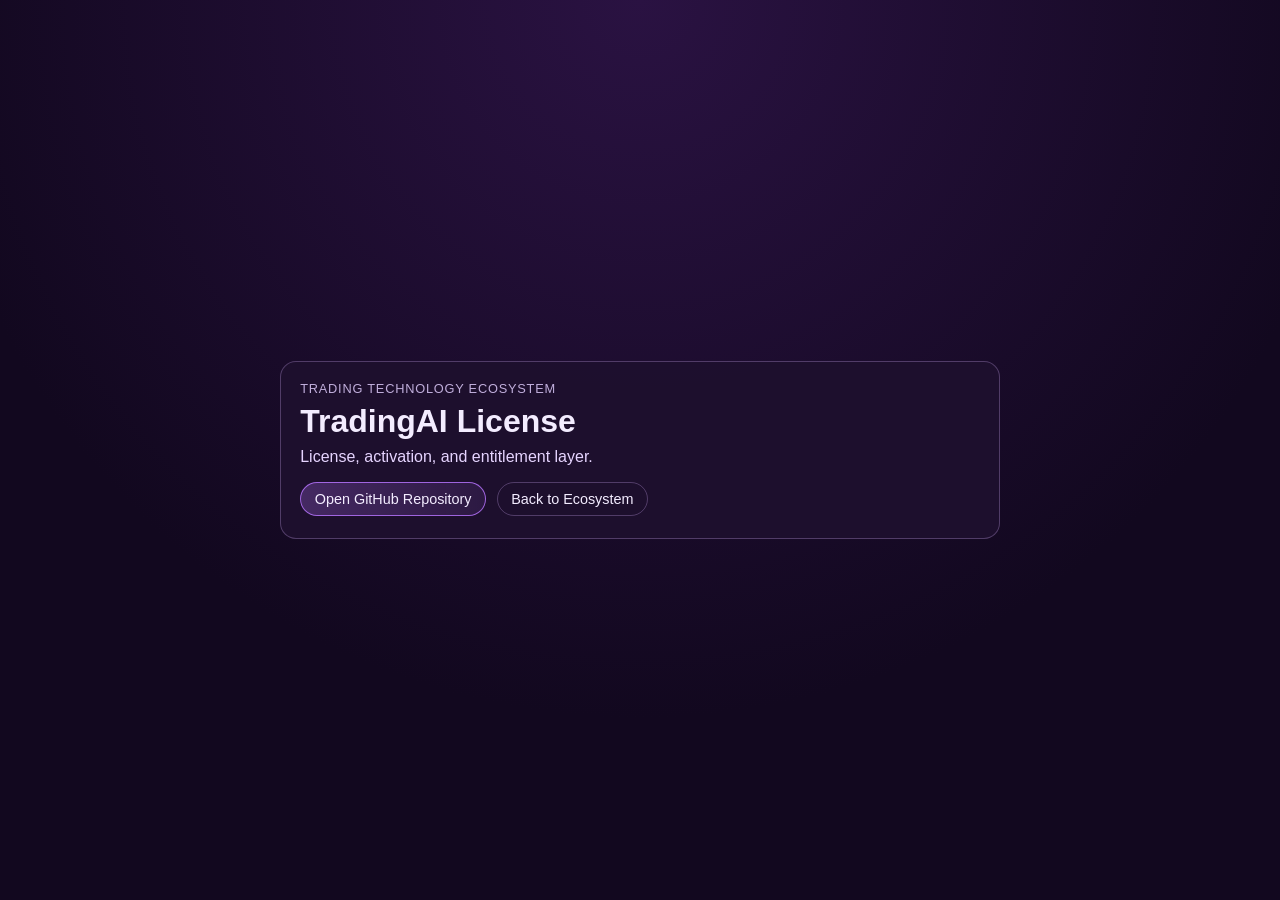
<file: pages/trading-ai-license.html>
<!doctype html>
<html lang="en">
  <head>
    <meta charset="UTF-8" />
    <meta name="viewport" content="width=device-width, initial-scale=1.0" />
    <title>TradingAI License</title>
    <style>
      :root { --bg-1:#12081f; --bg-2:#2a1242; --card:rgba(30,16,46,.94); --text:#f3ecff; --muted:#c0aedb; --line:rgba(214,176,255,.28); }
      * { box-sizing: border-box; }
      body { margin:0; min-height:100vh; display:grid; place-items:center; padding:1rem; font-family:"Segoe UI",Roboto,Arial,sans-serif; color:var(--text); background:radial-gradient(circle at 50% 0%,var(--bg-2),var(--bg-1) 65%); }
      .card { width:min(720px,94vw); border:1px solid var(--line); border-radius:16px; background:var(--card); padding:1.2rem 1.2rem 1.35rem; }
      .eyebrow { margin:0; color:var(--muted); font-size:.8rem; letter-spacing:.06em; text-transform:uppercase; }
      h1 { margin:.45rem 0; font-size:clamp(1.45rem,3vw,2rem); }
      .summary { margin:0; color:#e6d4ff; }
      .actions { margin-top:1rem; display:flex; flex-wrap:wrap; gap:.65rem; }
      .btn { text-decoration:none; border:1px solid var(--line); color:var(--text); padding:.52rem .85rem; border-radius:999px; font-size:.9rem; }
      .btn.primary { border-color:rgba(184,116,255,.82); background:linear-gradient(90deg,rgba(184,116,255,.26),rgba(184,116,255,.1)); }
    </style>
  </head>
  <body>
    <main class="card">
      <p class="eyebrow">Trading Technology Ecosystem</p>
      <h1>TradingAI License</h1>
      <p class="summary">License, activation, and entitlement layer.</p>
      <div class="actions">
        <a class="btn primary" href="https://github.com/sushen/TradingAilicense" target="_blank" rel="noopener noreferrer">Open GitHub Repository</a>
        <a class="btn" href="../index.html">Back to Ecosystem</a>
      </div>
    </main>
  </body>
</html>
</file>
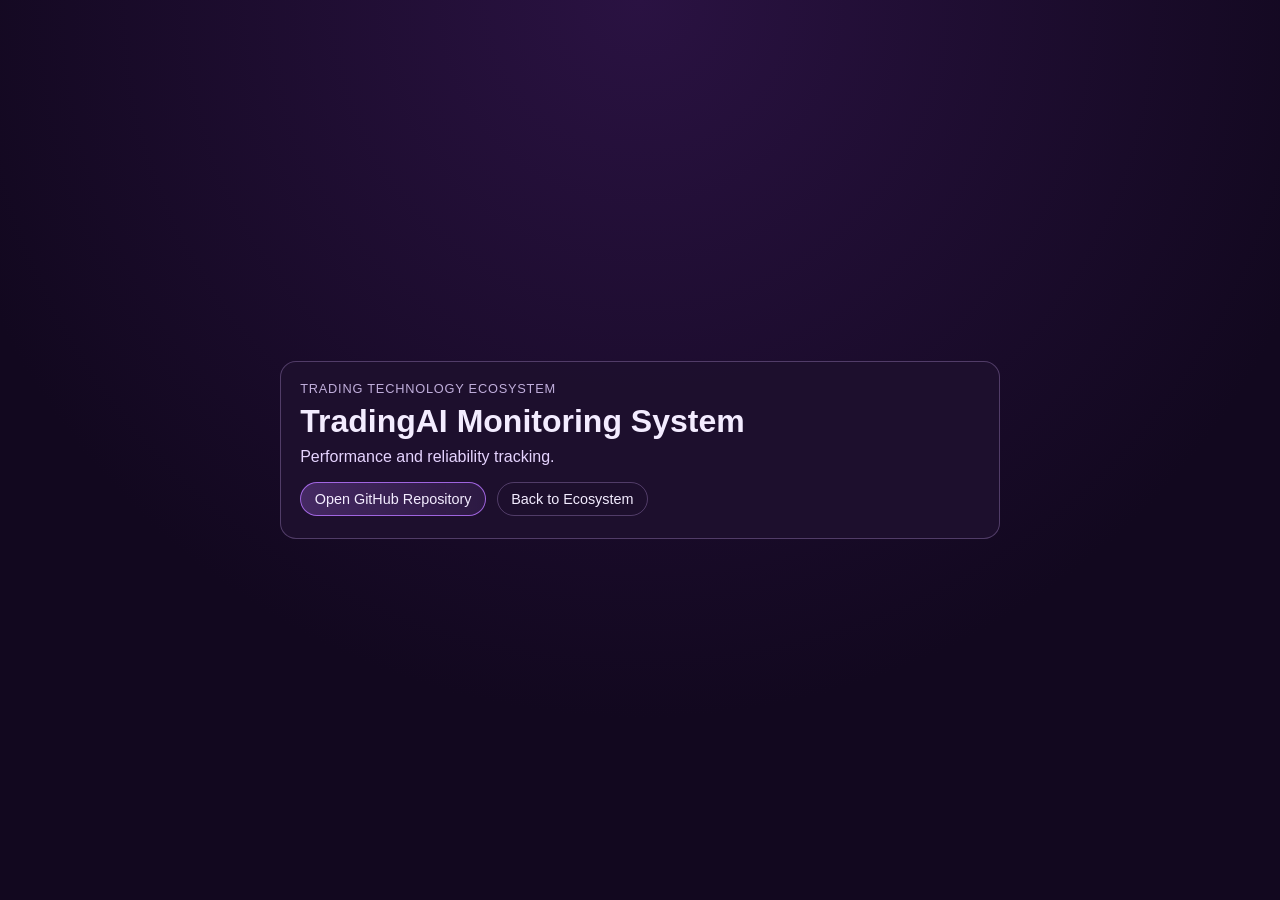
<file: pages/trading-ai-monitoring-system.html>
<!doctype html>
<html lang="en">
  <head>
    <meta charset="UTF-8" />
    <meta name="viewport" content="width=device-width, initial-scale=1.0" />
    <title>TradingAI Monitoring System</title>
    <style>
      :root { --bg-1:#12081f; --bg-2:#2a1242; --card:rgba(30,16,46,.94); --text:#f3ecff; --muted:#c0aedb; --line:rgba(214,176,255,.28); }
      * { box-sizing: border-box; }
      body { margin:0; min-height:100vh; display:grid; place-items:center; padding:1rem; font-family:"Segoe UI",Roboto,Arial,sans-serif; color:var(--text); background:radial-gradient(circle at 50% 0%,var(--bg-2),var(--bg-1) 65%); }
      .card { width:min(720px,94vw); border:1px solid var(--line); border-radius:16px; background:var(--card); padding:1.2rem 1.2rem 1.35rem; }
      .eyebrow { margin:0; color:var(--muted); font-size:.8rem; letter-spacing:.06em; text-transform:uppercase; }
      h1 { margin:.45rem 0; font-size:clamp(1.45rem,3vw,2rem); }
      .summary { margin:0; color:#e6d4ff; }
      .actions { margin-top:1rem; display:flex; flex-wrap:wrap; gap:.65rem; }
      .btn { text-decoration:none; border:1px solid var(--line); color:var(--text); padding:.52rem .85rem; border-radius:999px; font-size:.9rem; }
      .btn.primary { border-color:rgba(184,116,255,.82); background:linear-gradient(90deg,rgba(184,116,255,.26),rgba(184,116,255,.1)); }
    </style>
  </head>
  <body>
    <main class="card">
      <p class="eyebrow">Trading Technology Ecosystem</p>
      <h1>TradingAI Monitoring System</h1>
      <p class="summary">Performance and reliability tracking.</p>
      <div class="actions">
        <a class="btn primary" href="https://github.com/sushen/TradingAiMonitoringSystem" target="_blank" rel="noopener noreferrer">Open GitHub Repository</a>
        <a class="btn" href="../index.html">Back to Ecosystem</a>
      </div>
    </main>
  </body>
</html>
</file>
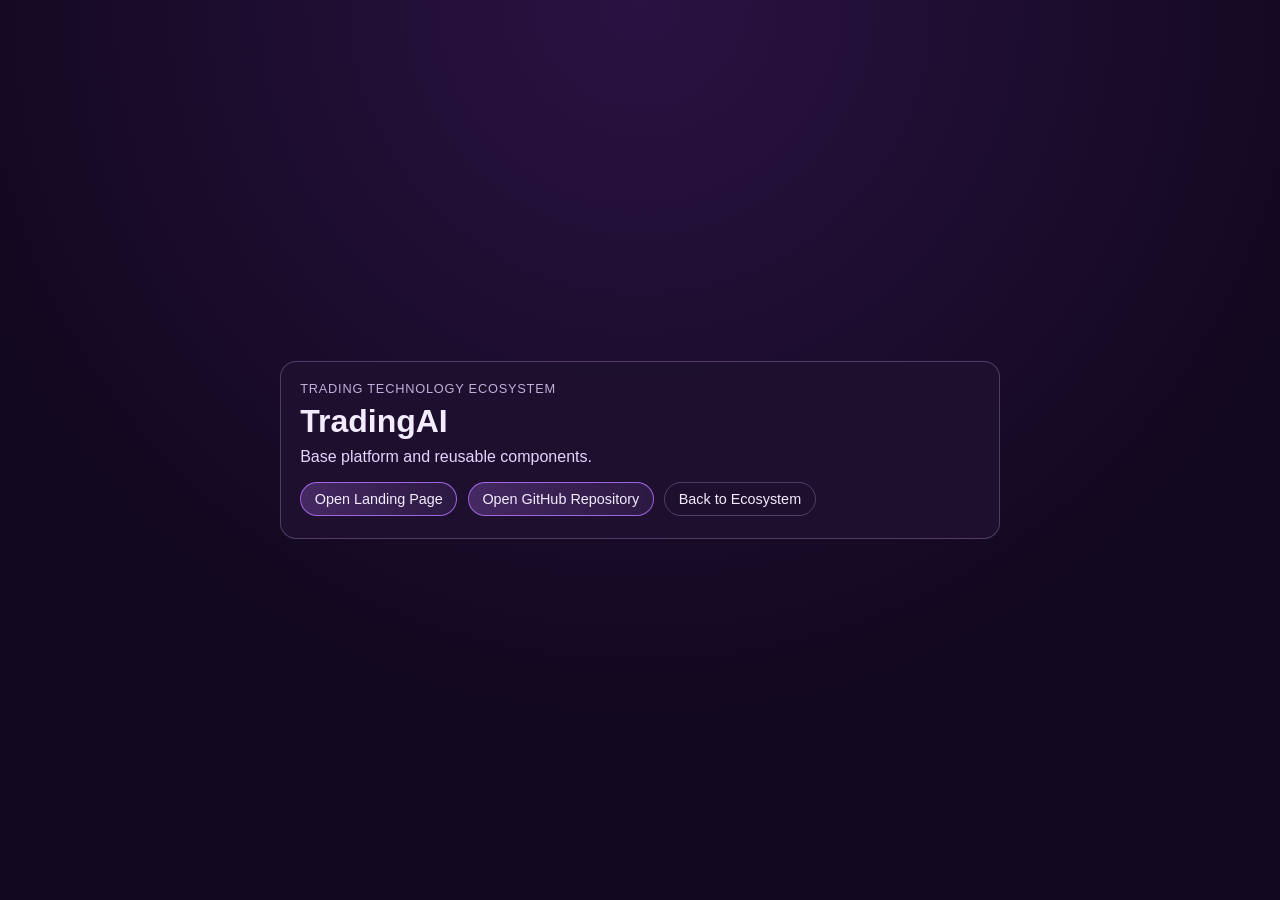
<file: pages/trading-ai.html>
<!doctype html>
<html lang="en">
  <head>
    <meta charset="UTF-8" />
    <meta name="viewport" content="width=device-width, initial-scale=1.0" />
    <title>TradingAI</title>
    <style>
      :root { --bg-1:#12081f; --bg-2:#2a1242; --card:rgba(30,16,46,.94); --text:#f3ecff; --muted:#c0aedb; --line:rgba(214,176,255,.28); }
      * { box-sizing: border-box; }
      body { margin:0; min-height:100vh; display:grid; place-items:center; padding:1rem; font-family:"Segoe UI",Roboto,Arial,sans-serif; color:var(--text); background:radial-gradient(circle at 50% 0%,var(--bg-2),var(--bg-1) 65%); }
      .card { width:min(720px,94vw); border:1px solid var(--line); border-radius:16px; background:var(--card); padding:1.2rem 1.2rem 1.35rem; }
      .eyebrow { margin:0; color:var(--muted); font-size:.8rem; letter-spacing:.06em; text-transform:uppercase; }
      h1 { margin:.45rem 0; font-size:clamp(1.45rem,3vw,2rem); }
      .summary { margin:0; color:#e6d4ff; }
      .actions { margin-top:1rem; display:flex; flex-wrap:wrap; gap:.65rem; }
      .btn { text-decoration:none; border:1px solid var(--line); color:var(--text); padding:.52rem .85rem; border-radius:999px; font-size:.9rem; }
      .btn.primary { border-color:rgba(184,116,255,.82); background:linear-gradient(90deg,rgba(184,116,255,.26),rgba(184,116,255,.1)); }
    </style>
  </head>
  <body>
    <main class="card">
      <p class="eyebrow">Trading Technology Ecosystem</p>
      <h1>TradingAI</h1>
      <p class="summary">Base platform and reusable components.</p>
      <div class="actions">
        <a class="btn primary" href="https://sushen.github.io/TradingAiWorld/" target="_blank" rel="noopener noreferrer">Open Landing Page</a>
        <a class="btn primary" href="https://github.com/sushen/TradingAi" target="_blank" rel="noopener noreferrer">Open GitHub Repository</a>
        <a class="btn" href="../index.html">Back to Ecosystem</a>
      </div>
    </main>
  </body>
</html>
</file>
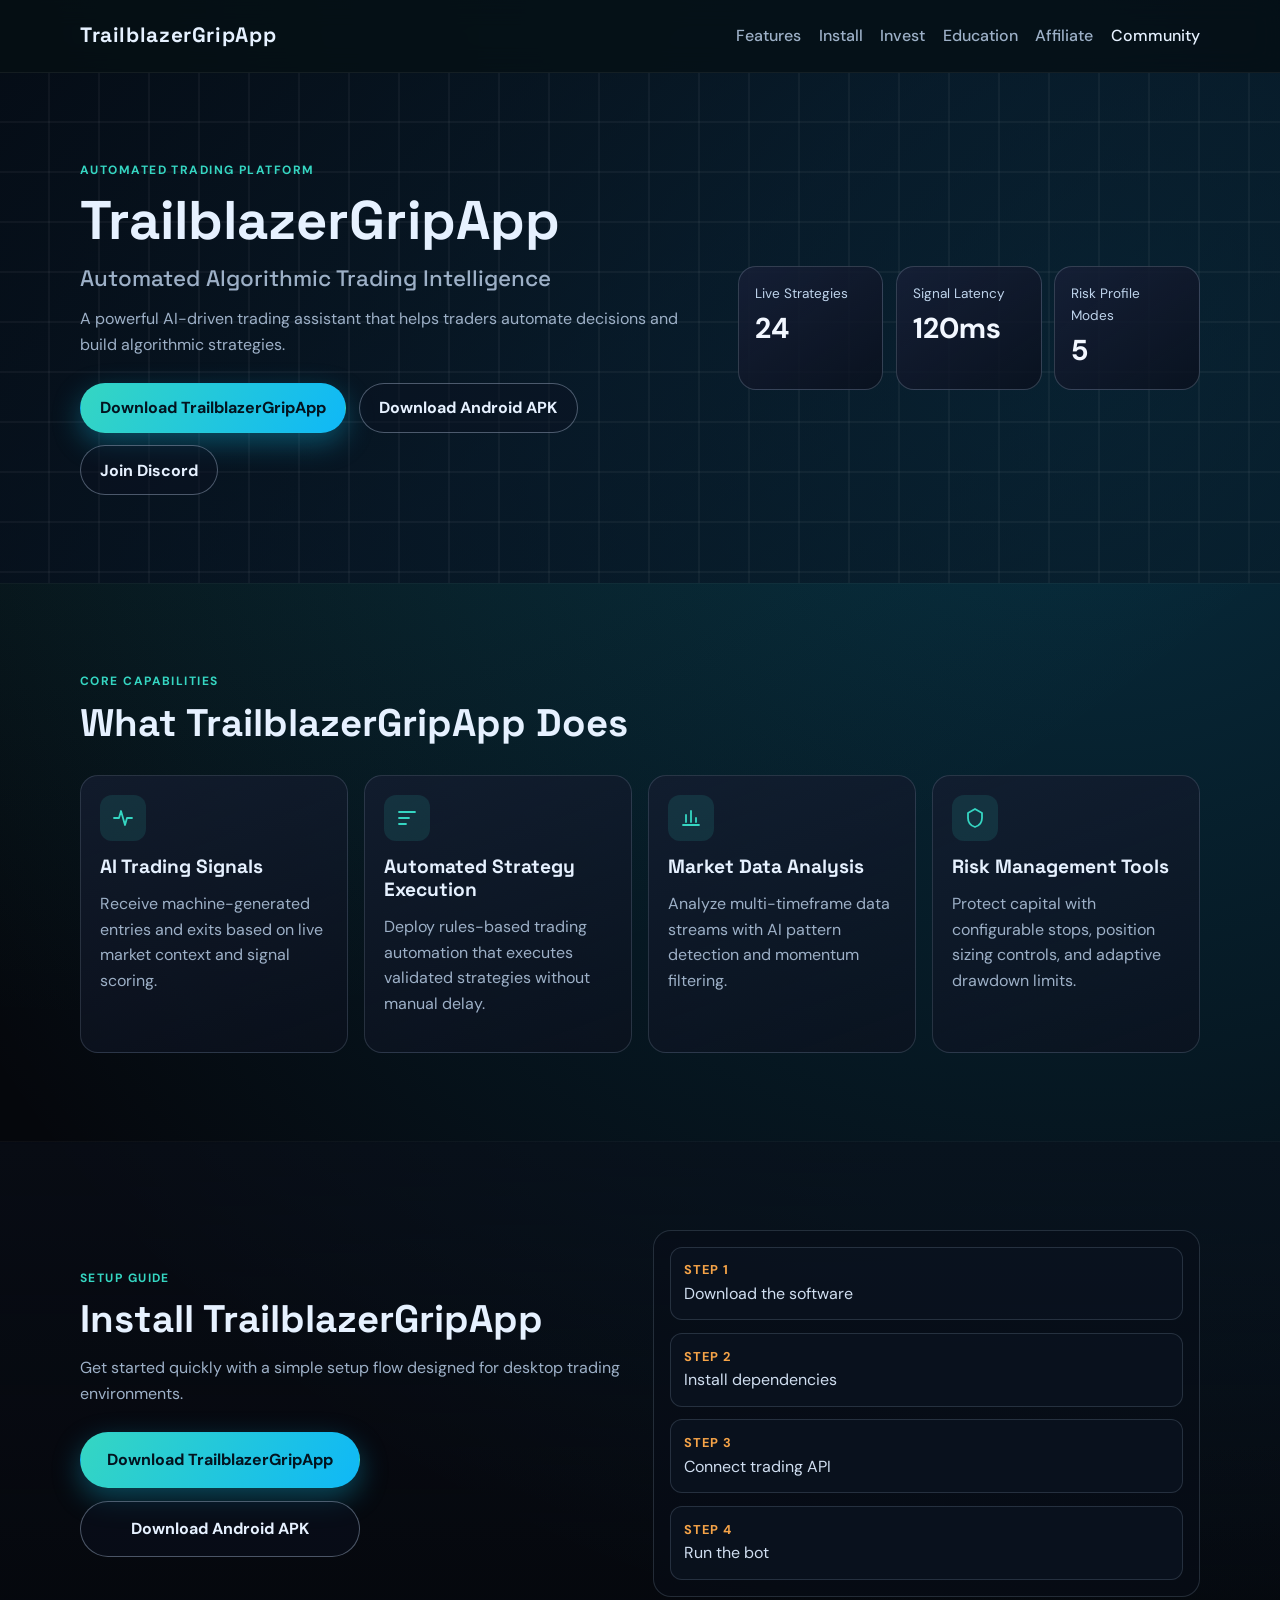
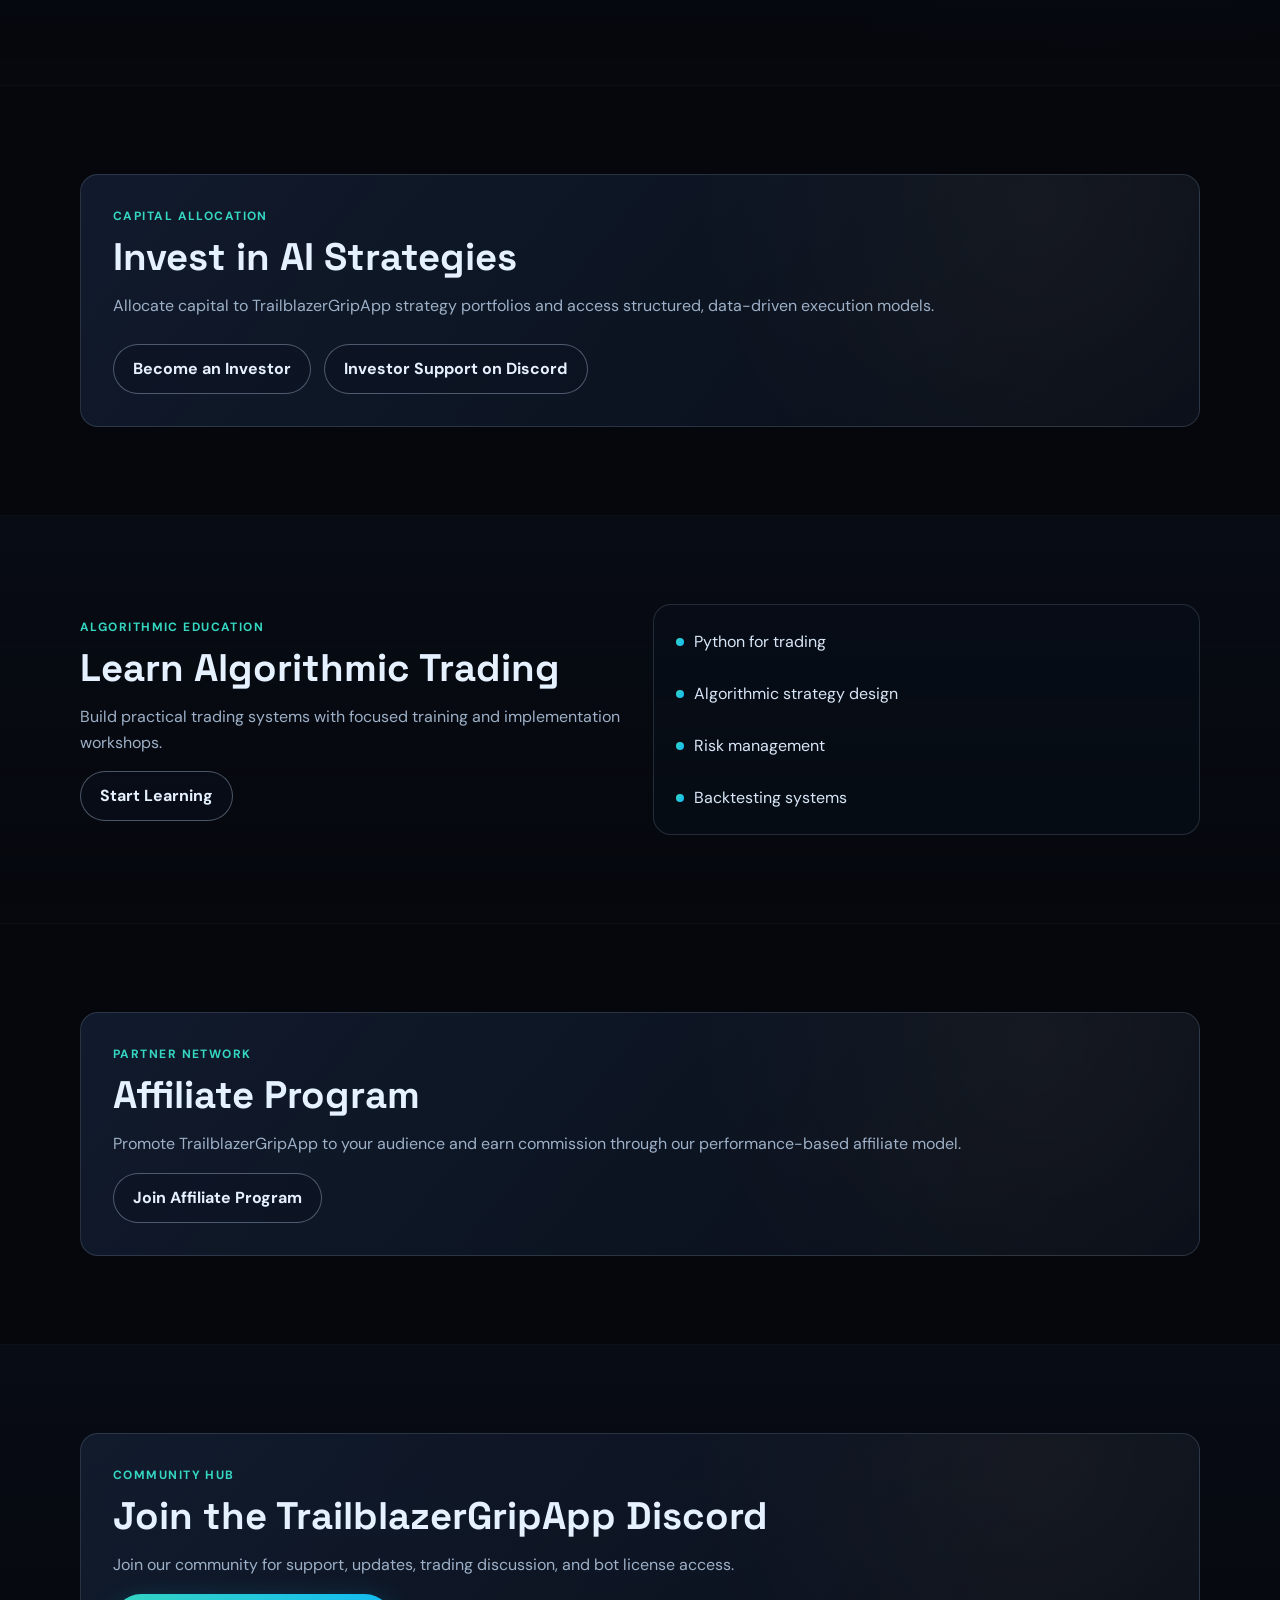
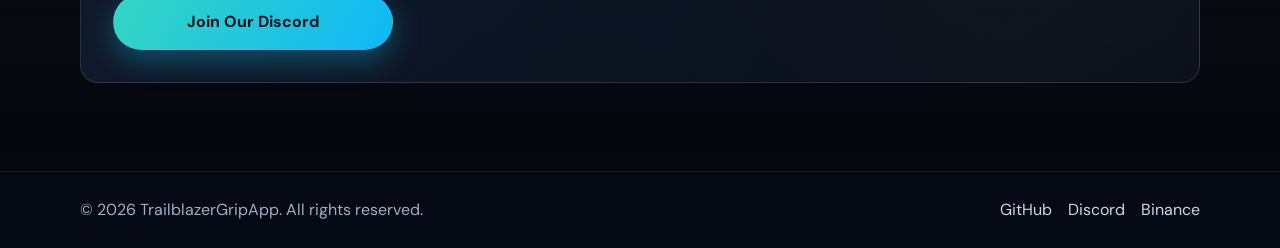
<file: pages/trailblazer-grip.html>
<!DOCTYPE html>
<html lang="en">
<head>
  <meta charset="UTF-8">
  <meta name="viewport" content="width=device-width, initial-scale=1.0">
  <meta name="description" content="TrailblazerGripApp is an automated algorithmic trading intelligence platform for software downloads, strategy investment, education, and community support.">
  <meta name="keywords" content="TrailblazerGripApp, algorithmic trading, trading bot, AI signals, backtesting, risk management">
  <meta name="author" content="TrailblazerGripApp">
  <meta property="og:title" content="TrailblazerGripApp | Automated Algorithmic Trading Intelligence">
  <meta property="og:description" content="Download TrailblazerGripApp, learn algorithmic trading, invest in AI strategies, and join the Discord community.">
  <meta property="og:type" content="website">
  <meta property="og:url" content="https://sushen.github.io/TrailblazerGripApp/">
  <title>TrailblazerGripApp | Automated Algorithmic Trading Intelligence</title>
  <link rel="preconnect" href="https://fonts.googleapis.com">
  <link rel="preconnect" href="https://fonts.gstatic.com" crossorigin>
  <link href="https://fonts.googleapis.com/css2?family=Space+Grotesk:wght@400;500;600;700&family=DM+Sans:wght@400;500;700&display=swap" rel="stylesheet">
  <style>
    :root {
      --bg-primary: #05070c;
      --bg-secondary: #0c1220;
      --bg-card: #111a2f;
      --text-primary: #e6f1ff;
      --text-muted: #9db0c7;
      --accent: #35d6c2;
      --accent-strong: #0fb8f7;
      --accent-warm: #f6a448;
      --line: rgba(167, 193, 218, 0.2);
      --shadow: 0 14px 40px rgba(3, 8, 18, 0.45);
      --radius: 18px;
      --container: 1120px;
    }

    *,
    *::before,
    *::after {
      box-sizing: border-box;
    }

    html {
      scroll-behavior: smooth;
    }

    body {
      margin: 0;
      font-family: "DM Sans", "Segoe UI", sans-serif;
      background:
        radial-gradient(circle at 10% -20%, rgba(53, 214, 194, 0.2), transparent 40%),
        radial-gradient(circle at 85% 10%, rgba(15, 184, 247, 0.22), transparent 40%),
        var(--bg-primary);
      color: var(--text-primary);
      line-height: 1.6;
    }

    a {
      color: inherit;
      text-decoration: none;
    }

    .container {
      width: min(100% - 2rem, var(--container));
      margin-inline: auto;
    }

    .section-padding {
      padding: 4.5rem 0;
    }

    .section {
      border-top: 1px solid rgba(255, 255, 255, 0.03);
    }

    .section.alt {
      background: linear-gradient(180deg, rgba(10, 16, 28, 0.5), rgba(9, 14, 24, 0.05));
    }

    .eyebrow {
      color: var(--accent);
      font-weight: 700;
      letter-spacing: 0.12em;
      font-size: 0.75rem;
      margin: 0 0 0.5rem;
    }

    h1,
    h2,
    h3,
    h4 {
      font-family: "Space Grotesk", "Trebuchet MS", sans-serif;
      margin: 0 0 0.8rem;
      line-height: 1.2;
    }

    h1 {
      font-size: clamp(2rem, 8vw, 3.4rem);
    }

    h2 {
      color: var(--text-muted);
      font-size: clamp(1.05rem, 3.8vw, 1.4rem);
      font-weight: 500;
    }

    h3 {
      font-size: clamp(1.5rem, 6vw, 2.4rem);
    }

    h4 {
      font-size: 1.2rem;
    }

    p {
      margin: 0 0 1rem;
      color: var(--text-muted);
    }

    .site-header {
      position: sticky;
      top: 0;
      z-index: 999;
      backdrop-filter: blur(12px);
      background: rgba(5, 8, 14, 0.76);
      border-bottom: 1px solid rgba(255, 255, 255, 0.06);
    }

    .navbar {
      min-height: 72px;
      display: flex;
      align-items: center;
      justify-content: space-between;
      gap: 1rem;
    }

    .brand {
      font-family: "Space Grotesk", sans-serif;
      font-size: 1.3rem;
      font-weight: 700;
      letter-spacing: 0.03em;
    }

    .nav-toggle {
      width: 44px;
      height: 44px;
      border: 1px solid var(--line);
      border-radius: 10px;
      background: rgba(14, 20, 34, 0.9);
      display: inline-flex;
      flex-direction: column;
      justify-content: center;
      gap: 5px;
      padding: 0 10px;
      cursor: pointer;
    }

    .nav-toggle span {
      display: block;
      height: 2px;
      width: 100%;
      background: var(--text-primary);
      transition: transform 0.2s ease, opacity 0.2s ease;
    }

    .nav-menu {
      position: absolute;
      top: 72px;
      right: 1rem;
      left: 1rem;
      margin: 0;
      padding: 1rem;
      list-style: none;
      background: rgba(10, 16, 28, 0.96);
      border: 1px solid var(--line);
      border-radius: 14px;
      box-shadow: var(--shadow);
      display: grid;
      gap: 0.7rem;
      opacity: 0;
      visibility: hidden;
      transform: translateY(-10px);
      transition: opacity 0.2s ease, transform 0.2s ease, visibility 0.2s ease;
    }

    .nav-menu a {
      color: var(--text-muted);
      font-weight: 500;
    }

    .nav-menu a:hover,
    .nav-menu a:focus-visible,
    .nav-menu a.is-active {
      color: var(--text-primary);
    }

    .nav-open .nav-menu {
      opacity: 1;
      visibility: visible;
      transform: translateY(0);
    }

    .nav-open .nav-toggle span:nth-child(1) {
      transform: translateY(7px) rotate(45deg);
    }

    .nav-open .nav-toggle span:nth-child(2) {
      opacity: 0;
    }

    .nav-open .nav-toggle span:nth-child(3) {
      transform: translateY(-7px) rotate(-45deg);
    }

    .hero {
      position: relative;
      overflow: hidden;
      background:
        linear-gradient(140deg, rgba(5, 12, 22, 0.96) 0%, rgba(7, 18, 34, 0.7) 50%, rgba(8, 26, 40, 0.55) 100%);
    }

    .hero::after {
      content: "";
      position: absolute;
      inset: 0;
      background-image:
        linear-gradient(transparent 95%, rgba(255, 255, 255, 0.04) 96%),
        linear-gradient(90deg, transparent 95%, rgba(255, 255, 255, 0.04) 96%);
      background-size: 50px 50px;
      pointer-events: none;
    }

    .hero-grid {
      position: relative;
      z-index: 2;
      display: grid;
      gap: 2rem;
    }

    .hero-description {
      max-width: 62ch;
    }

    .hero-actions {
      margin-top: 1.6rem;
      display: flex;
      flex-wrap: wrap;
      gap: 0.8rem;
    }

    .btn {
      display: inline-flex;
      align-items: center;
      justify-content: center;
      gap: 0.4rem;
      min-height: 46px;
      padding: 0.7rem 1.2rem;
      border-radius: 999px;
      border: 1px solid transparent;
      font-weight: 700;
      transition: transform 0.2s ease, box-shadow 0.2s ease, border-color 0.2s ease, background 0.2s ease;
    }

    .btn:hover,
    .btn:focus-visible {
      transform: translateY(-2px);
    }

    .btn-primary {
      color: #03131f;
      background: linear-gradient(120deg, var(--accent), var(--accent-strong));
      box-shadow: 0 10px 28px rgba(16, 188, 232, 0.35);
    }

    .btn-secondary {
      border-color: rgba(157, 176, 199, 0.45);
      background: rgba(13, 19, 34, 0.45);
      color: var(--text-primary);
    }

    .btn-secondary:hover,
    .btn-secondary:focus-visible {
      border-color: var(--accent);
      box-shadow: 0 10px 28px rgba(53, 214, 194, 0.2);
    }

    .btn-large {
      min-height: 56px;
      min-width: min(100%, 280px);
      font-size: 1rem;
    }

    .hero-panel {
      display: grid;
      gap: 0.8rem;
    }

    .stat-card {
      border: 1px solid rgba(157, 176, 199, 0.26);
      border-radius: var(--radius);
      background: linear-gradient(145deg, rgba(22, 31, 54, 0.92), rgba(10, 15, 28, 0.78));
      padding: 1rem;
    }

    .stat-card p {
      margin: 0;
      font-size: 0.85rem;
      color: #bed3eb;
    }

    .stat-card strong {
      font-size: 1.8rem;
      color: #f2f7ff;
    }

    .section-head {
      max-width: 760px;
    }

    .feature-grid {
      margin-top: 1.8rem;
      display: grid;
      gap: 1rem;
    }

    .feature-card {
      border: 1px solid rgba(157, 176, 199, 0.2);
      border-radius: var(--radius);
      background: linear-gradient(160deg, rgba(20, 29, 48, 0.8), rgba(12, 17, 30, 0.65));
      padding: 1.2rem;
      transition: transform 0.25s ease, border-color 0.25s ease, box-shadow 0.25s ease;
    }

    .feature-card:hover {
      transform: translateY(-4px);
      border-color: rgba(53, 214, 194, 0.7);
      box-shadow: 0 14px 28px rgba(5, 10, 21, 0.4);
    }

    .feature-icon {
      width: 46px;
      height: 46px;
      border-radius: 12px;
      display: grid;
      place-items: center;
      margin-bottom: 0.9rem;
      background: rgba(53, 214, 194, 0.12);
    }

    .feature-icon svg {
      width: 24px;
      height: 24px;
      fill: none;
      stroke: var(--accent);
      stroke-width: 1.8;
      stroke-linecap: round;
      stroke-linejoin: round;
    }

    .split-grid {
      display: grid;
      gap: 1.6rem;
    }

    .step-list {
      margin: 0;
      padding: 1rem;
      list-style: none;
      border-radius: var(--radius);
      border: 1px solid rgba(157, 176, 199, 0.2);
      background: rgba(8, 14, 24, 0.55);
      display: grid;
      gap: 0.8rem;
    }

    .step-list li {
      border: 1px solid rgba(157, 176, 199, 0.2);
      border-radius: 12px;
      padding: 0.8rem;
      color: #d0def0;
      background: rgba(11, 19, 32, 0.8);
    }

    .step-list span {
      display: block;
      color: var(--accent-warm);
      font-size: 0.8rem;
      font-weight: 700;
      letter-spacing: 0.08em;
      text-transform: uppercase;
    }

    .topic-list {
      margin: 0;
      padding: 1rem;
      list-style: none;
      border-radius: var(--radius);
      border: 1px solid rgba(157, 176, 199, 0.2);
      background: rgba(9, 16, 26, 0.55);
      display: grid;
      gap: 0.65rem;
    }

    .topic-list li {
      position: relative;
      padding: 0.5rem 0.5rem 0.5rem 1.5rem;
      color: #d8e6f7;
    }

    .topic-list li::before {
      content: "";
      position: absolute;
      left: 0.4rem;
      top: 50%;
      width: 8px;
      height: 8px;
      border-radius: 50%;
      transform: translateY(-50%);
      background: linear-gradient(120deg, var(--accent), var(--accent-strong));
    }

    .cta-block {
      border: 1px solid rgba(157, 176, 199, 0.2);
      border-radius: var(--radius);
      background:
        linear-gradient(130deg, rgba(19, 29, 48, 0.9), rgba(10, 18, 30, 0.72)),
        radial-gradient(circle at 85% 10%, rgba(246, 164, 72, 0.2), transparent 35%);
      padding: 1.4rem;
    }

    .site-footer {
      padding: 1.6rem 0;
      border-top: 1px solid rgba(255, 255, 255, 0.08);
      background: #050913;
    }

    .footer-content {
      display: flex;
      flex-direction: column;
      gap: 0.8rem;
    }

    .footer-content p {
      margin: 0;
    }

    .footer-links {
      display: flex;
      gap: 1rem;
    }

    .footer-links a {
      color: #c6d8ef;
    }

    .footer-links a:hover,
    .footer-links a:focus-visible {
      color: var(--accent);
    }

    .reveal {
      opacity: 0;
      transform: translateY(20px);
      transition: opacity 0.6s ease, transform 0.6s ease;
    }

    .reveal.in-view {
      opacity: 1;
      transform: translateY(0);
    }

    @media (min-width: 700px) {
      .section-padding {
        padding: 5.5rem 0;
      }

      .feature-grid {
        grid-template-columns: repeat(2, minmax(0, 1fr));
      }

      .hero-panel {
        grid-template-columns: repeat(3, minmax(0, 1fr));
      }
    }

    @media (min-width: 920px) {
      .nav-toggle {
        display: none;
      }

      .nav-menu {
        position: static;
        opacity: 1;
        visibility: visible;
        transform: none;
        display: flex;
        gap: 1.1rem;
        border: 0;
        background: transparent;
        box-shadow: none;
        padding: 0;
      }

      .hero-grid {
        grid-template-columns: 1.15fr 0.85fr;
        align-items: center;
      }

      .split-grid {
        grid-template-columns: 1fr 1fr;
        align-items: center;
      }

      .feature-grid {
        grid-template-columns: repeat(4, minmax(0, 1fr));
      }

      .cta-block {
        padding: 2rem;
      }

      .footer-content {
        flex-direction: row;
        justify-content: space-between;
        align-items: center;
      }
    }

    @media (prefers-reduced-motion: reduce) {
      html {
        scroll-behavior: auto;
      }

      * {
        animation-duration: 0.01ms !important;
        animation-iteration-count: 1 !important;
        transition-duration: 0.01ms !important;
      }
    }
  </style>
</head>
<body>
  <header class="site-header" id="top">
    <nav class="navbar container" aria-label="Primary">
      <a class="brand" href="#top">TrailblazerGripApp</a>
      <button class="nav-toggle" type="button" aria-expanded="false" aria-controls="nav-menu" aria-label="Toggle menu">
        <span></span>
        <span></span>
        <span></span>
      </button>
      <ul class="nav-menu" id="nav-menu">
        <li><a href="#features">Features</a></li>
        <li><a href="#install">Install</a></li>
        <li><a href="#invest">Invest</a></li>
        <li><a href="#education">Education</a></li>
        <li><a href="#affiliate">Affiliate</a></li>
        <li><a href="#community">Community</a></li>
      </ul>
    </nav>
  </header>

  <main>
    <section class="hero section-padding">
      <div class="container hero-grid">
        <div class="hero-copy reveal">
          <p class="eyebrow">AUTOMATED TRADING PLATFORM</p>
          <h1>TrailblazerGripApp</h1>
          <h2>Automated Algorithmic Trading Intelligence</h2>
          <p class="hero-description">
            A powerful AI-driven trading assistant that helps traders automate decisions and build algorithmic strategies.
          </p>
          <div class="hero-actions">
            <a class="btn btn-primary" href="https://github.com/sushen/TrailblazerGrip/releases/download/v.4/Trailblazer.Grip_Setup_4.0.0.exe">Download TrailblazerGripApp</a>
            <a class="btn btn-secondary" href="https://sushen.github.io/TrailblazerGripApp/downloads/TradingAiAndroid.apk" download>Download Android APK</a>
            <a class="btn btn-secondary" href="https://discord.com/invite/GHjeawSYcp" target="_blank" rel="noopener noreferrer">Join Discord</a>
          </div>
        </div>
        <div class="hero-panel reveal">
          <div class="stat-card">
            <p>Live Strategies</p>
            <strong>24</strong>
          </div>
          <div class="stat-card">
            <p>Signal Latency</p>
            <strong>120ms</strong>
          </div>
          <div class="stat-card">
            <p>Risk Profile Modes</p>
            <strong>5</strong>
          </div>
        </div>
      </div>
    </section>

    <section class="section-padding section" id="features">
      <div class="container">
        <div class="section-head reveal">
          <p class="eyebrow">CORE CAPABILITIES</p>
          <h3>What TrailblazerGripApp Does</h3>
        </div>
        <div class="feature-grid">
          <article class="feature-card reveal">
            <div class="feature-icon" aria-hidden="true">
              <svg viewBox="0 0 24 24" role="img"><path d="M3 12h5l2-7 4 14 2-7h5" /></svg>
            </div>
            <h4>AI Trading Signals</h4>
            <p>Receive machine-generated entries and exits based on live market context and signal scoring.</p>
          </article>
          <article class="feature-card reveal">
            <div class="feature-icon" aria-hidden="true">
              <svg viewBox="0 0 24 24" role="img"><path d="M4 6h16M4 12h10M4 18h7" /></svg>
            </div>
            <h4>Automated Strategy Execution</h4>
            <p>Deploy rules-based trading automation that executes validated strategies without manual delay.</p>
          </article>
          <article class="feature-card reveal">
            <div class="feature-icon" aria-hidden="true">
              <svg viewBox="0 0 24 24" role="img"><path d="M4 19h16M7 16V9m5 7V5m5 11v-4" /></svg>
            </div>
            <h4>Market Data Analysis</h4>
            <p>Analyze multi-timeframe data streams with AI pattern detection and momentum filtering.</p>
          </article>
          <article class="feature-card reveal">
            <div class="feature-icon" aria-hidden="true">
              <svg viewBox="0 0 24 24" role="img"><path d="M12 3l7 4v5c0 5-3.2 7.8-7 9-3.8-1.2-7-4-7-9V7l7-4z" /></svg>
            </div>
            <h4>Risk Management Tools</h4>
            <p>Protect capital with configurable stops, position sizing controls, and adaptive drawdown limits.</p>
          </article>
        </div>
      </div>
    </section>

    <section class="section-padding section alt" id="install">
      <div class="container split-grid">
        <div class="section-head reveal">
          <p class="eyebrow">SETUP GUIDE</p>
          <h3>Install TrailblazerGripApp</h3>
          <p>Get started quickly with a simple setup flow designed for desktop trading environments.</p>
          <div class="hero-actions">
            <a class="btn btn-primary btn-large" href="https://github.com/sushen/TrailblazerGrip/releases/download/v.4/Trailblazer.Grip_Setup_4.0.0.exe">Download TrailblazerGripApp</a>
            <a class="btn btn-secondary btn-large" href="https://sushen.github.io/TrailblazerGripApp/downloads/TradingAiAndroid.apk" download>Download Android APK</a>
          </div>
        </div>
        <ol class="step-list reveal" aria-label="Installation steps">
          <li><span>Step 1</span>Download the software</li>
          <li><span>Step 2</span>Install dependencies</li>
          <li><span>Step 3</span>Connect trading API</li>
          <li><span>Step 4</span>Run the bot</li>
        </ol>
      </div>
    </section>

    <section class="section-padding section" id="invest">
      <div class="container cta-block reveal">
        <p class="eyebrow">CAPITAL ALLOCATION</p>
        <h3>Invest in AI Strategies</h3>
        <p>Allocate capital to TrailblazerGripApp strategy portfolios and access structured, data-driven execution models.</p>
        <div class="hero-actions">
          <a class="btn btn-secondary" href="https://accounts.binance.com/en/register?ref=35023868" target="_blank" rel="noopener noreferrer">Become an Investor</a>
          <a class="btn btn-secondary" href="https://discord.com/invite/GHjeawSYcp" target="_blank" rel="noopener noreferrer">Investor Support on Discord</a>
        </div>
      </div>
    </section>

    <section class="section-padding section alt" id="education">
      <div class="container split-grid">
        <div class="section-head reveal">
          <p class="eyebrow">ALGORITHMIC EDUCATION</p>
          <h3>Learn Algorithmic Trading</h3>
          <p>Build practical trading systems with focused training and implementation workshops.</p>
          <a class="btn btn-secondary" href="https://discord.com/invite/GHjeawSYcp" target="_blank" rel="noopener noreferrer">Start Learning</a>
        </div>
        <ul class="topic-list reveal">
          <li>Python for trading</li>
          <li>Algorithmic strategy design</li>
          <li>Risk management</li>
          <li>Backtesting systems</li>
        </ul>
      </div>
    </section>

    <section class="section-padding section" id="affiliate">
      <div class="container cta-block reveal">
        <p class="eyebrow">PARTNER NETWORK</p>
        <h3>Affiliate Program</h3>
        <p>Promote TrailblazerGripApp to your audience and earn commission through our performance-based affiliate model.</p>
        <a class="btn btn-secondary" href="https://discord.com/invite/GHjeawSYcp" target="_blank" rel="noopener noreferrer">Join Affiliate Program</a>
      </div>
    </section>

    <section class="section-padding section alt" id="community">
      <div class="container cta-block reveal">
        <p class="eyebrow">COMMUNITY HUB</p>
        <h3>Join the TrailblazerGripApp Discord</h3>
        <p>Join our community for support, updates, trading discussion, and bot license access.</p>
        <a class="btn btn-primary btn-large" href="https://discord.com/invite/GHjeawSYcp" target="_blank" rel="noopener noreferrer">Join Our Discord</a>
      </div>
    </section>
  </main>

  <footer class="site-footer">
    <div class="container footer-content">
      <p>&copy; 2026 TrailblazerGripApp. All rights reserved.</p>
      <div class="footer-links">
        <a href="https://github.com/zrliqi/TradingAi" target="_blank" rel="noopener noreferrer">GitHub</a>
        <a href="https://discord.com/invite/GHjeawSYcp" target="_blank" rel="noopener noreferrer">Discord</a>
        <a href="https://accounts.binance.com/en/register?ref=35023868" target="_blank" rel="noopener noreferrer">Binance</a>
      </div>
    </div>
  </footer>

  <script>
    const body = document.body;
    const navToggle = document.querySelector(".nav-toggle");
    const navMenu = document.querySelector(".nav-menu");
    const navLinks = Array.from(document.querySelectorAll(".nav-menu a"));
    const revealElements = document.querySelectorAll(".reveal");
    const sectionTargets = document.querySelectorAll("main section[id]");

    if (navToggle && navMenu) {
      navToggle.addEventListener("click", () => {
        const isOpen = body.classList.toggle("nav-open");
        navToggle.setAttribute("aria-expanded", String(isOpen));
      });

      navLinks.forEach((link) => {
        link.addEventListener("click", () => {
          body.classList.remove("nav-open");
          navToggle.setAttribute("aria-expanded", "false");
        });
      });
    }

    if ("IntersectionObserver" in window) {
      const revealObserver = new IntersectionObserver(
        (entries, observer) => {
          entries.forEach((entry) => {
            if (entry.isIntersecting) {
              entry.target.classList.add("in-view");
              observer.unobserve(entry.target);
            }
          });
        },
        { threshold: 0.2 }
      );

      revealElements.forEach((el) => revealObserver.observe(el));
    } else {
      revealElements.forEach((el) => el.classList.add("in-view"));
    }

    if ("IntersectionObserver" in window && sectionTargets.length) {
      const sectionObserver = new IntersectionObserver(
        (entries) => {
          entries.forEach((entry) => {
            if (!entry.isIntersecting) {
              return;
            }

            const currentId = entry.target.getAttribute("id");
            navLinks.forEach((link) => {
              const isActive = link.getAttribute("href") === `#${currentId}`;
              link.classList.toggle("is-active", isActive);
            });
          });
        },
        {
          rootMargin: "-40% 0px -45% 0px",
          threshold: 0.1
        }
      );

      sectionTargets.forEach((section) => sectionObserver.observe(section));
    }
  </script>
</body>
</html>
</file>
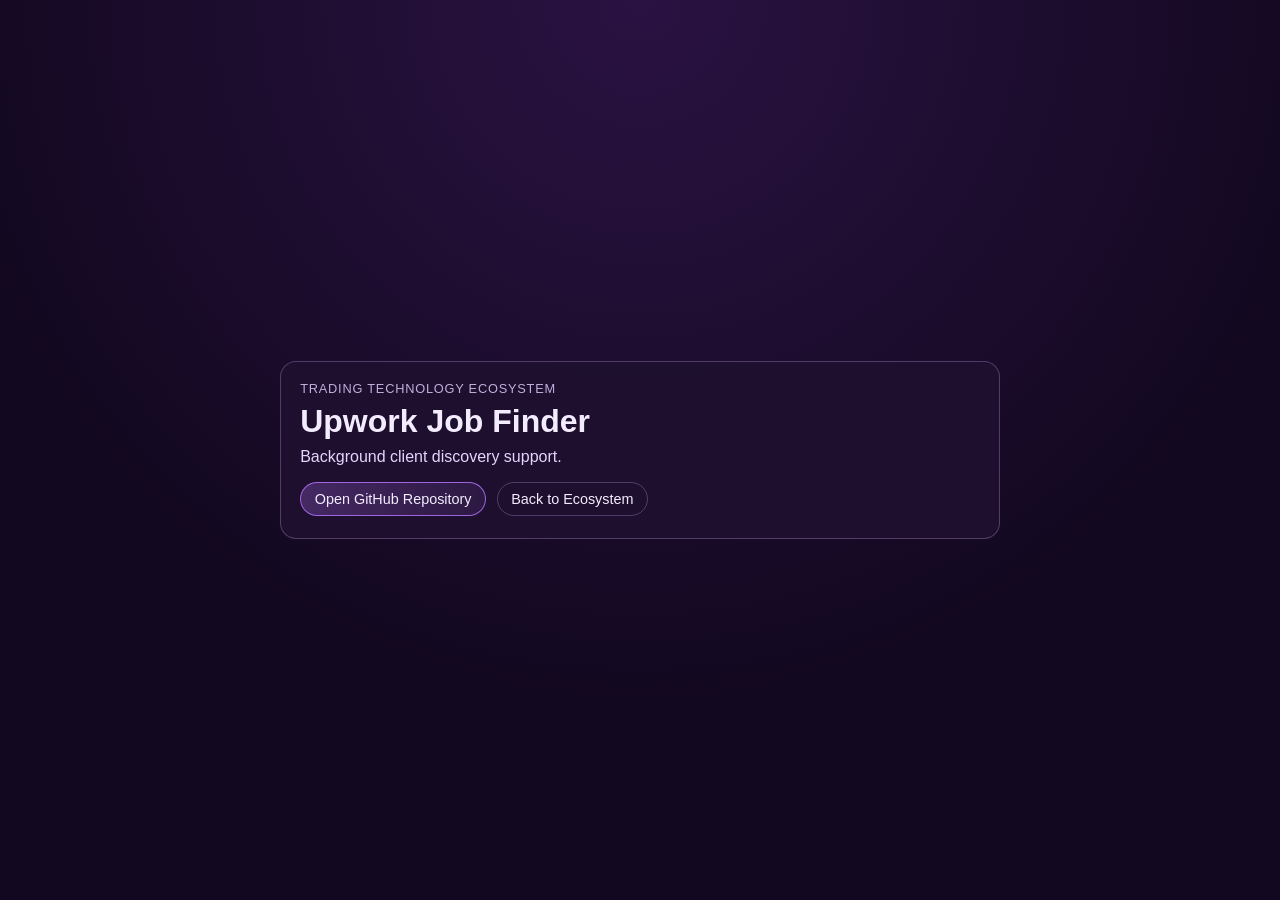
<file: pages/upwork-job-finder.html>
<!doctype html>
<html lang="en">
  <head>
    <meta charset="UTF-8" />
    <meta name="viewport" content="width=device-width, initial-scale=1.0" />
    <title>Upwork Job Finder</title>
    <style>
      :root { --bg-1:#12081f; --bg-2:#2a1242; --card:rgba(30,16,46,.94); --text:#f3ecff; --muted:#c0aedb; --line:rgba(214,176,255,.28); }
      * { box-sizing: border-box; }
      body { margin:0; min-height:100vh; display:grid; place-items:center; padding:1rem; font-family:"Segoe UI",Roboto,Arial,sans-serif; color:var(--text); background:radial-gradient(circle at 50% 0%,var(--bg-2),var(--bg-1) 65%); }
      .card { width:min(720px,94vw); border:1px solid var(--line); border-radius:16px; background:var(--card); padding:1.2rem 1.2rem 1.35rem; }
      .eyebrow { margin:0; color:var(--muted); font-size:.8rem; letter-spacing:.06em; text-transform:uppercase; }
      h1 { margin:.45rem 0; font-size:clamp(1.45rem,3vw,2rem); }
      .summary { margin:0; color:#e6d4ff; }
      .actions { margin-top:1rem; display:flex; flex-wrap:wrap; gap:.65rem; }
      .btn { text-decoration:none; border:1px solid var(--line); color:var(--text); padding:.52rem .85rem; border-radius:999px; font-size:.9rem; }
      .btn.primary { border-color:rgba(184,116,255,.82); background:linear-gradient(90deg,rgba(184,116,255,.26),rgba(184,116,255,.1)); }
    </style>
  </head>
  <body>
    <main class="card">
      <p class="eyebrow">Trading Technology Ecosystem</p>
      <h1>Upwork Job Finder</h1>
      <p class="summary">Background client discovery support.</p>
      <div class="actions">
        <a class="btn primary" href="https://github.com/sushen/UpWorkJobFinder" target="_blank" rel="noopener noreferrer">Open GitHub Repository</a>
        <a class="btn" href="../index.html">Back to Ecosystem</a>
      </div>
    </main>
  </body>
</html>
</file>
